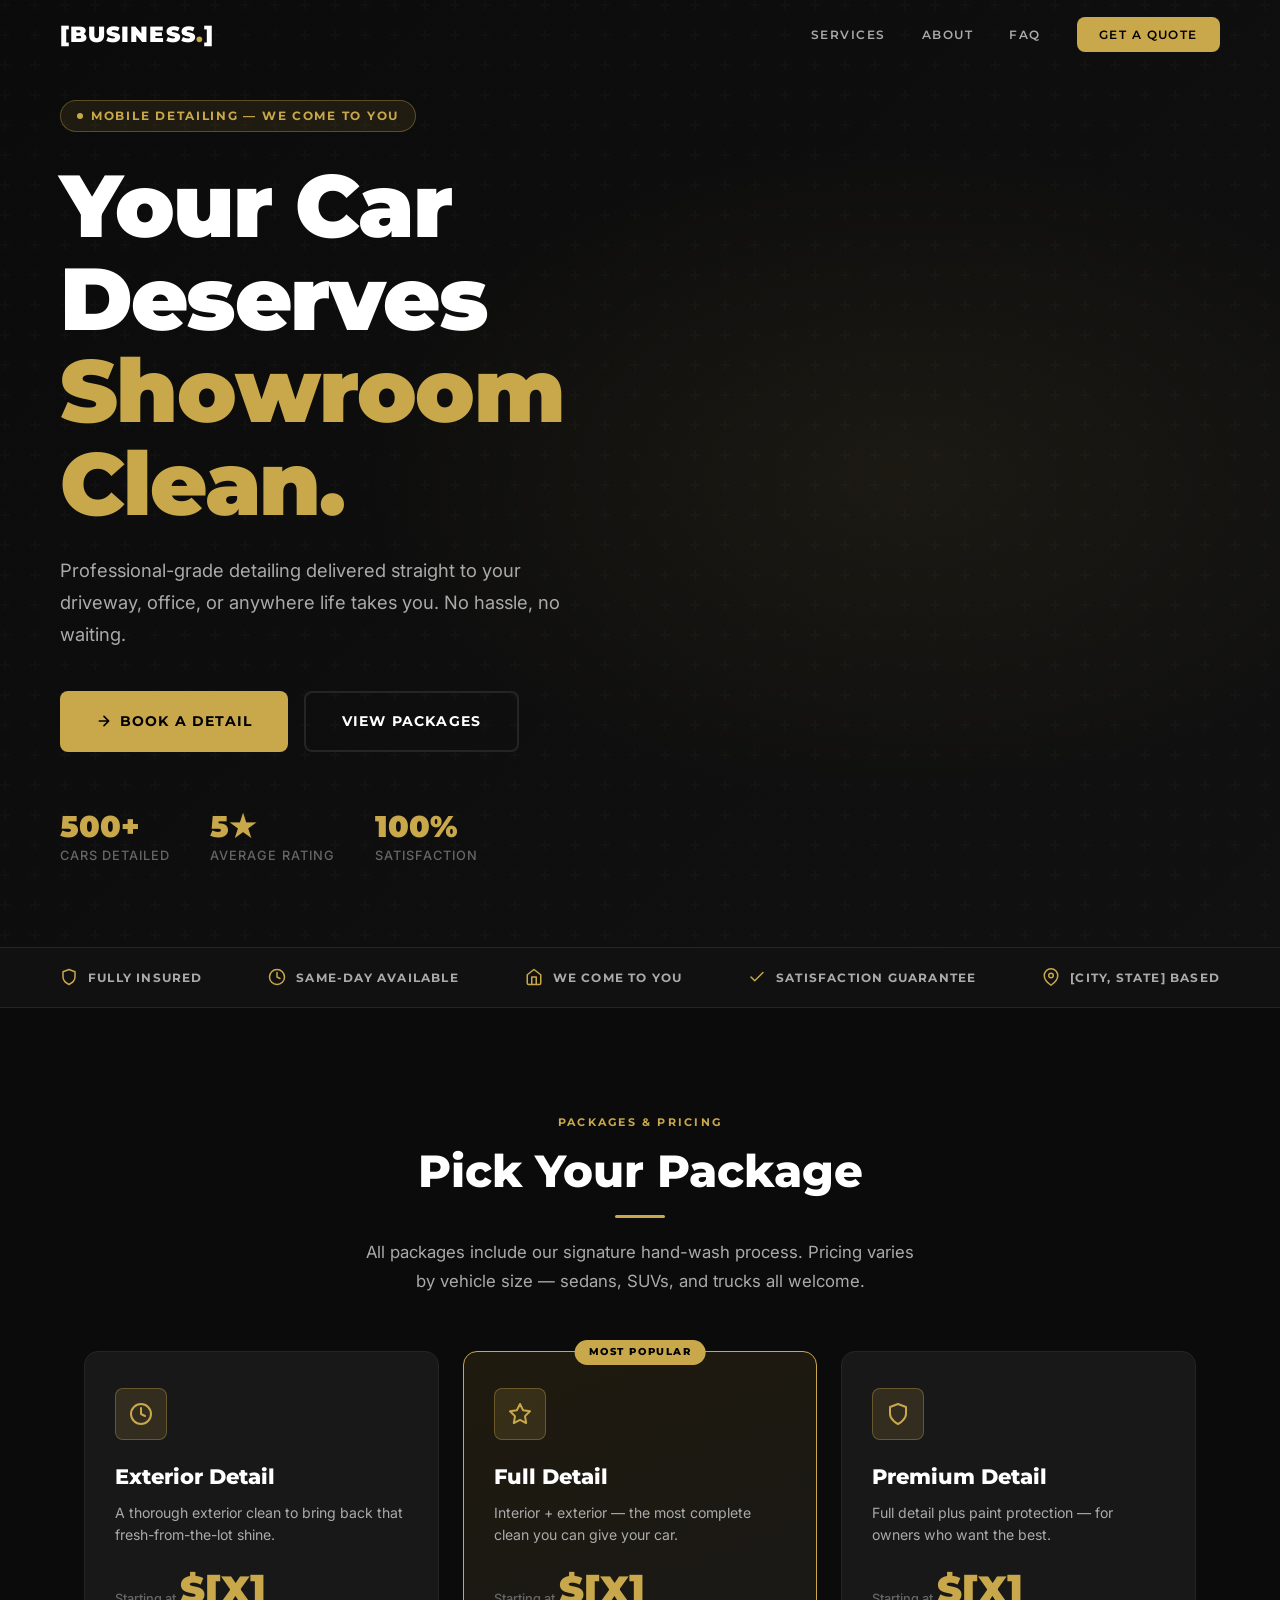
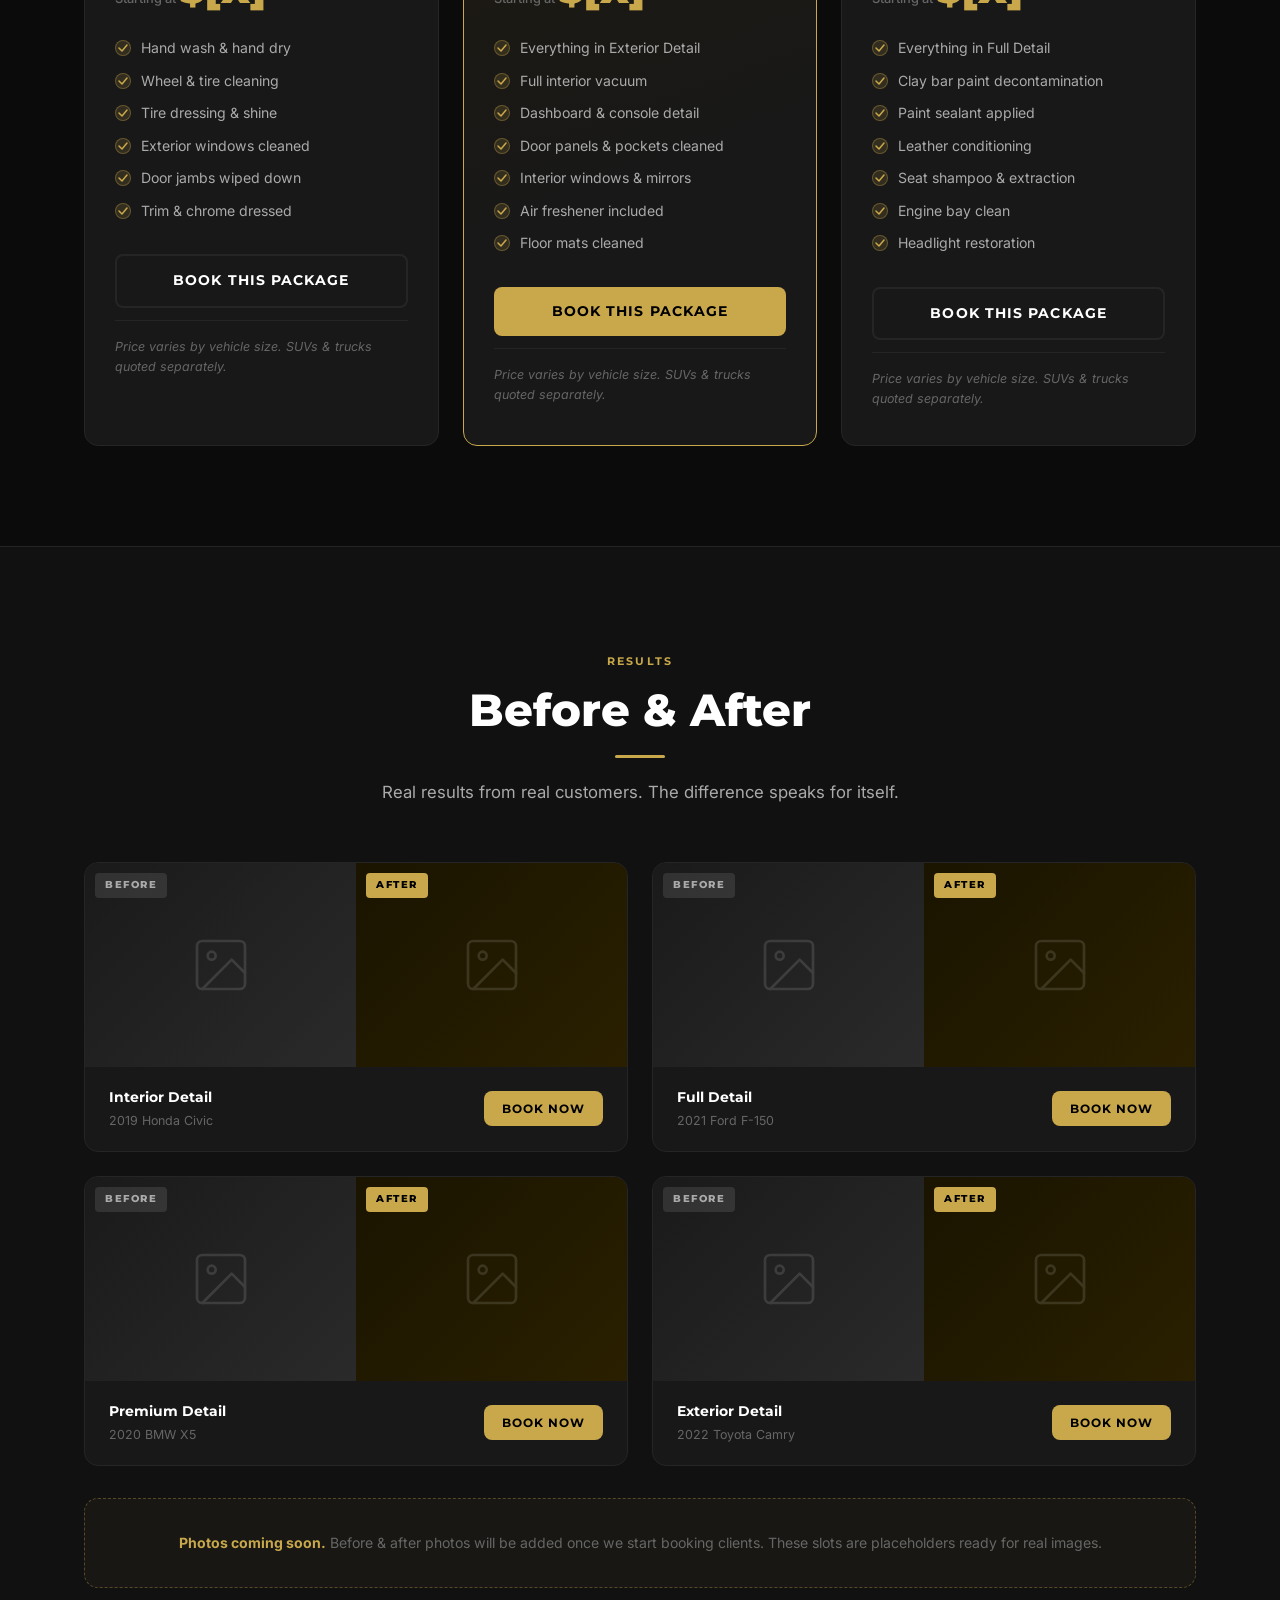
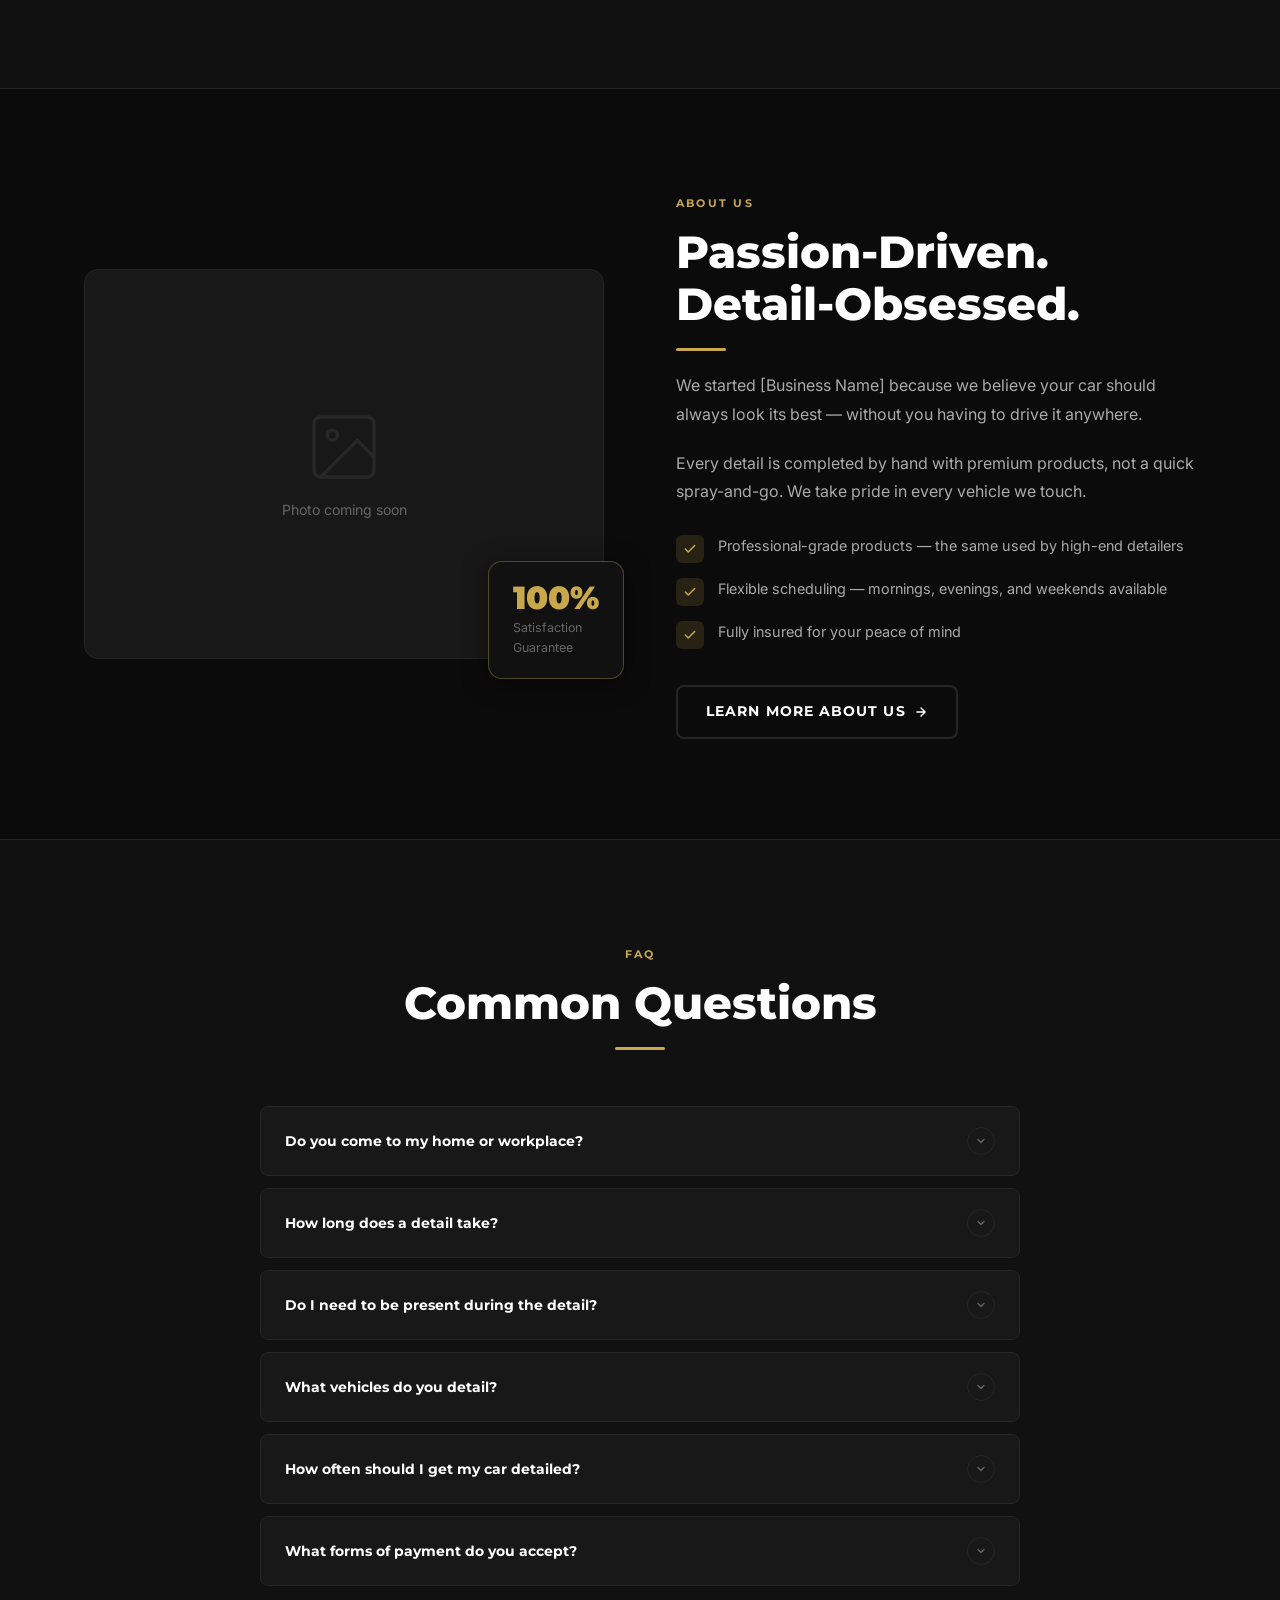
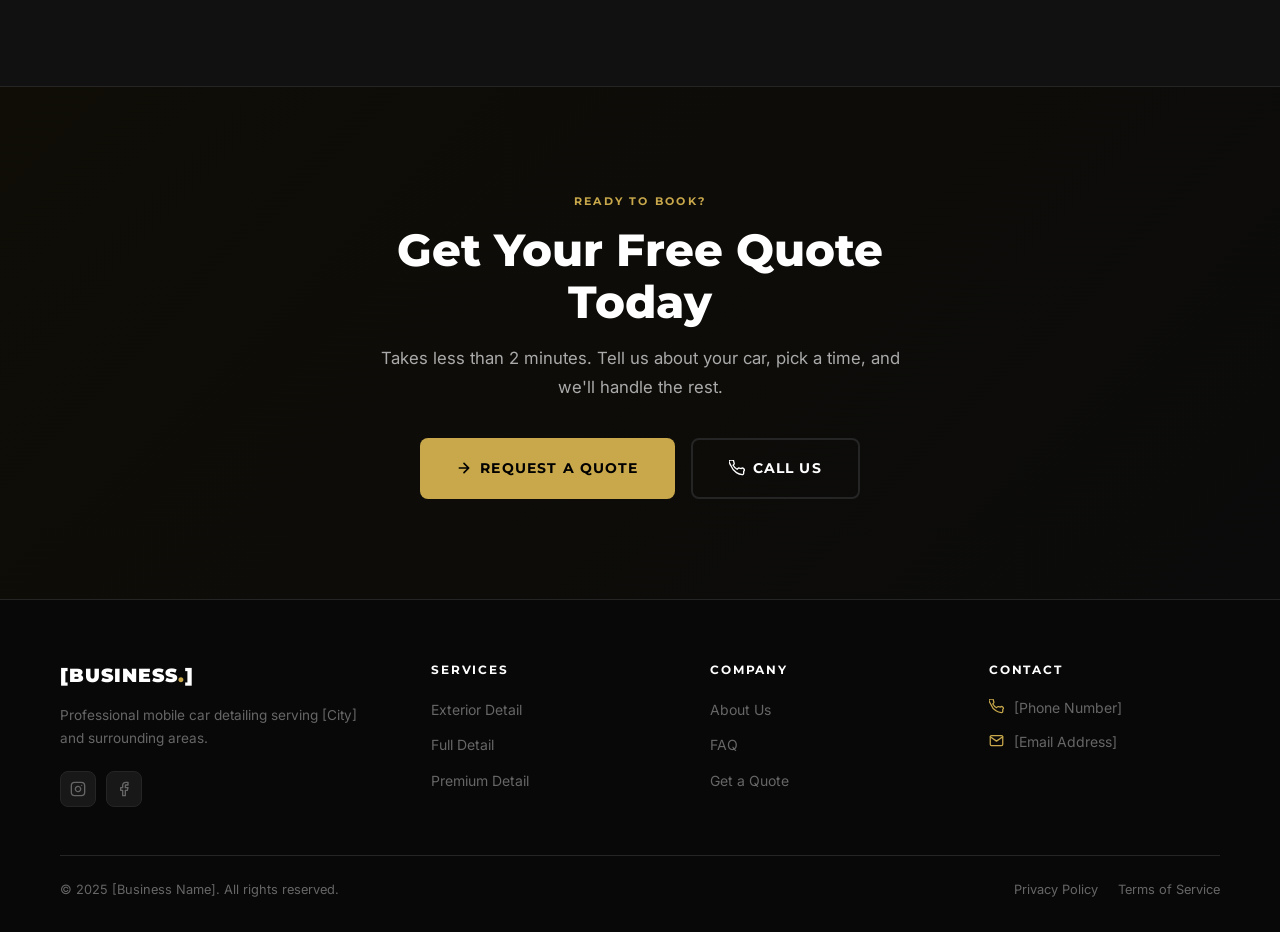
<file: index.html>
<!DOCTYPE html>
<html lang="en">
<head>
  <meta charset="UTF-8" />
  <meta name="viewport" content="width=device-width, initial-scale=1.0" />
  <title>[Business Name] — Mobile Car Detailing</title>
  <meta name="description" content="Professional mobile car detailing that comes to you. Premium packages for every budget. Book your detail today." />
  <link rel="stylesheet" href="css/styles.css" />
  <link rel="preconnect" href="https://fonts.googleapis.com" />
  <link rel="preconnect" href="https://fonts.gstatic.com" crossorigin />
</head>
<body>

  <!-- NAVBAR -->
  <nav class="navbar" aria-label="Main navigation">
    <div class="nav-inner">
      <a href="index.html" class="nav-logo">[BUSINESS<span>.</span>]</a>
      <ul class="nav-links" role="list">
        <li><a href="#services">Services</a></li>
        <li><a href="#about">About</a></li>
        <li><a href="#faq">FAQ</a></li>
        <li><a href="quote.html" class="nav-cta">Get a Quote</a></li>
      </ul>
      <button class="nav-hamburger" aria-label="Toggle menu" aria-expanded="false">
        <span></span><span></span><span></span>
      </button>
    </div>
  </nav>
  <div class="nav-mobile" role="navigation" aria-label="Mobile menu">
    <a href="#services">Services</a>
    <a href="about.html">About</a>
    <a href="#faq">FAQ</a>
    <a href="quote.html">Get a Quote</a>
  </div>

  <!-- HERO -->
  <section class="hero" aria-labelledby="hero-heading">
    <div class="hero-inner">
      <div class="hero-badge">Mobile Detailing — We Come To You</div>
      <h1 class="hero-title" id="hero-heading">
        Your Car Deserves<br>
        <span class="highlight">Showroom Clean.</span>
      </h1>
      <p class="hero-subtitle">
        Professional-grade detailing delivered straight to your driveway, office, or anywhere life takes you. No hassle, no waiting.
      </p>
      <div class="hero-actions">
        <a href="quote.html" class="btn btn-primary btn-lg">
          <svg width="16" height="16" viewBox="0 0 24 24" fill="none" stroke="currentColor" stroke-width="2.5" stroke-linecap="round" stroke-linejoin="round"><path d="M5 12h14M12 5l7 7-7 7"/></svg>
          Book a Detail
        </a>
        <a href="#services" class="btn btn-outline btn-lg">View Packages</a>
      </div>
      <div class="hero-stats">
        <div><div class="hero-stat-value">500+</div><div class="hero-stat-label">Cars Detailed</div></div>
        <div><div class="hero-stat-value">5&#9733;</div><div class="hero-stat-label">Average Rating</div></div>
        <div><div class="hero-stat-value">100%</div><div class="hero-stat-label">Satisfaction</div></div>
      </div>
    </div>
  </section>

  <!-- TRUST BAR -->
  <div class="trust-bar">
    <div class="trust-bar-inner">
      <div class="trust-item"><svg width="18" height="18" viewBox="0 0 24 24" fill="none" stroke="currentColor" stroke-width="2" stroke-linecap="round" stroke-linejoin="round"><path d="M12 22s8-4 8-10V5l-8-3-8 3v7c0 6 8 10 8 10z"/></svg>Fully Insured</div>
      <div class="trust-item"><svg width="18" height="18" viewBox="0 0 24 24" fill="none" stroke="currentColor" stroke-width="2" stroke-linecap="round" stroke-linejoin="round"><circle cx="12" cy="12" r="10"/><path d="M12 6v6l4 2"/></svg>Same-Day Available</div>
      <div class="trust-item"><svg width="18" height="18" viewBox="0 0 24 24" fill="none" stroke="currentColor" stroke-width="2" stroke-linecap="round" stroke-linejoin="round"><path d="M3 9l9-7 9 7v11a2 2 0 01-2 2H5a2 2 0 01-2-2z"/><polyline points="9 22 9 12 15 12 15 22"/></svg>We Come To You</div>
      <div class="trust-item"><svg width="18" height="18" viewBox="0 0 24 24" fill="none" stroke="currentColor" stroke-width="2" stroke-linecap="round" stroke-linejoin="round"><polyline points="20 6 9 17 4 12"/></svg>Satisfaction Guarantee</div>
      <div class="trust-item"><svg width="18" height="18" viewBox="0 0 24 24" fill="none" stroke="currentColor" stroke-width="2" stroke-linecap="round" stroke-linejoin="round"><path d="M21 10c0 7-9 13-9 13s-9-6-9-13a9 9 0 0118 0z"/><circle cx="12" cy="10" r="3"/></svg>[City, State] Based</div>
    </div>
  </div>

  <!-- SERVICES / PRICING -->
  <section class="services" id="services" aria-labelledby="services-heading">
    <div class="container">
      <div class="section-header">
        <span class="section-tag">Packages &amp; Pricing</span>
        <h2 class="section-title" id="services-heading">Pick Your Package</h2>
        <div class="divider"></div>
        <p class="section-subtitle" style="margin-top:20px;">All packages include our signature hand-wash process. Pricing varies by vehicle size — sedans, SUVs, and trucks all welcome.</p>
      </div>
      <div class="services-grid">
        <div class="service-card">
          <div class="service-icon"><svg width="24" height="24" viewBox="0 0 24 24" fill="none" stroke="currentColor" stroke-width="2" stroke-linecap="round" stroke-linejoin="round"><circle cx="12" cy="12" r="10"/><path d="M12 6v6l4 2"/></svg></div>
          <div class="service-name">Exterior Detail</div>
          <div class="service-tagline">A thorough exterior clean to bring back that fresh-from-the-lot shine.</div>
          <div class="service-price"><span class="service-price-from">Starting at</span><span class="service-price-amount">$[X]</span></div>
          <ul class="service-features">
            <li class="service-feature">Hand wash &amp; hand dry</li>
            <li class="service-feature">Wheel &amp; tire cleaning</li>
            <li class="service-feature">Tire dressing &amp; shine</li>
            <li class="service-feature">Exterior windows cleaned</li>
            <li class="service-feature">Door jambs wiped down</li>
            <li class="service-feature">Trim &amp; chrome dressed</li>
          </ul>
          <a href="quote.html" class="btn btn-outline" style="width:100%;justify-content:center;">Book This Package</a>
          <p class="service-footer">Price varies by vehicle size. SUVs &amp; trucks quoted separately.</p>
        </div>
        <div class="service-card featured">
          <div class="service-icon"><svg width="24" height="24" viewBox="0 0 24 24" fill="none" stroke="currentColor" stroke-width="2" stroke-linecap="round" stroke-linejoin="round"><polygon points="12 2 15.09 8.26 22 9.27 17 14.14 18.18 21.02 12 17.77 5.82 21.02 7 14.14 2 9.27 8.91 8.26 12 2"/></svg></div>
          <div class="service-name">Full Detail</div>
          <div class="service-tagline">Interior + exterior — the most complete clean you can give your car.</div>
          <div class="service-price"><span class="service-price-from">Starting at</span><span class="service-price-amount">$[X]</span></div>
          <ul class="service-features">
            <li class="service-feature">Everything in Exterior Detail</li>
            <li class="service-feature">Full interior vacuum</li>
            <li class="service-feature">Dashboard &amp; console detail</li>
            <li class="service-feature">Door panels &amp; pockets cleaned</li>
            <li class="service-feature">Interior windows &amp; mirrors</li>
            <li class="service-feature">Air freshener included</li>
            <li class="service-feature">Floor mats cleaned</li>
          </ul>
          <a href="quote.html" class="btn btn-primary" style="width:100%;justify-content:center;">Book This Package</a>
          <p class="service-footer">Price varies by vehicle size. SUVs &amp; trucks quoted separately.</p>
        </div>
        <div class="service-card">
          <div class="service-icon"><svg width="24" height="24" viewBox="0 0 24 24" fill="none" stroke="currentColor" stroke-width="2" stroke-linecap="round" stroke-linejoin="round"><path d="M12 22s8-4 8-10V5l-8-3-8 3v7c0 6 8 10 8 10z"/></svg></div>
          <div class="service-name">Premium Detail</div>
          <div class="service-tagline">Full detail plus paint protection — for owners who want the best.</div>
          <div class="service-price"><span class="service-price-from">Starting at</span><span class="service-price-amount">$[X]</span></div>
          <ul class="service-features">
            <li class="service-feature">Everything in Full Detail</li>
            <li class="service-feature">Clay bar paint decontamination</li>
            <li class="service-feature">Paint sealant applied</li>
            <li class="service-feature">Leather conditioning</li>
            <li class="service-feature">Seat shampoo &amp; extraction</li>
            <li class="service-feature">Engine bay clean</li>
            <li class="service-feature">Headlight restoration</li>
          </ul>
          <a href="quote.html" class="btn btn-outline" style="width:100%;justify-content:center;">Book This Package</a>
          <p class="service-footer">Price varies by vehicle size. SUVs &amp; trucks quoted separately.</p>
        </div>
      </div>
    </div>
  </section>

  <!-- BEFORE & AFTER -->
  <section class="before-after" id="gallery" aria-labelledby="ba-heading">
    <div class="container">
      <div class="section-header">
        <span class="section-tag">Results</span>
        <h2 class="section-title" id="ba-heading">Before &amp; After</h2>
        <div class="divider"></div>
        <p class="section-subtitle" style="margin-top:20px;">Real results from real customers. The difference speaks for itself.</p>
      </div>
      <div class="ba-grid">
        <div class="ba-card"><div class="ba-images"><div class="ba-image before-img"><span class="ba-image-label">Before</span><svg class="ba-placeholder-icon" width="64" height="64" viewBox="0 0 24 24" fill="none" stroke="white" stroke-width="1" stroke-linecap="round" stroke-linejoin="round"><rect x="3" y="3" width="18" height="18" rx="2" ry="2"/><circle cx="8.5" cy="8.5" r="1.5"/><polyline points="21 15 16 10 5 21"/></svg></div><div class="ba-image after-img"><span class="ba-image-label">After</span><svg class="ba-placeholder-icon" width="64" height="64" viewBox="0 0 24 24" fill="none" stroke="white" stroke-width="1" stroke-linecap="round" stroke-linejoin="round"><rect x="3" y="3" width="18" height="18" rx="2" ry="2"/><circle cx="8.5" cy="8.5" r="1.5"/><polyline points="21 15 16 10 5 21"/></svg></div></div><div class="ba-info"><div><div class="ba-label">Interior Detail</div><div class="ba-service">2019 Honda Civic</div></div><a href="quote.html" class="btn btn-primary" style="padding:8px 18px;font-size:0.75rem;">Book Now</a></div></div>
        <div class="ba-card"><div class="ba-images"><div class="ba-image before-img"><span class="ba-image-label">Before</span><svg class="ba-placeholder-icon" width="64" height="64" viewBox="0 0 24 24" fill="none" stroke="white" stroke-width="1" stroke-linecap="round" stroke-linejoin="round"><rect x="3" y="3" width="18" height="18" rx="2" ry="2"/><circle cx="8.5" cy="8.5" r="1.5"/><polyline points="21 15 16 10 5 21"/></svg></div><div class="ba-image after-img"><span class="ba-image-label">After</span><svg class="ba-placeholder-icon" width="64" height="64" viewBox="0 0 24 24" fill="none" stroke="white" stroke-width="1" stroke-linecap="round" stroke-linejoin="round"><rect x="3" y="3" width="18" height="18" rx="2" ry="2"/><circle cx="8.5" cy="8.5" r="1.5"/><polyline points="21 15 16 10 5 21"/></svg></div></div><div class="ba-info"><div><div class="ba-label">Full Detail</div><div class="ba-service">2021 Ford F-150</div></div><a href="quote.html" class="btn btn-primary" style="padding:8px 18px;font-size:0.75rem;">Book Now</a></div></div>
        <div class="ba-card"><div class="ba-images"><div class="ba-image before-img"><span class="ba-image-label">Before</span><svg class="ba-placeholder-icon" width="64" height="64" viewBox="0 0 24 24" fill="none" stroke="white" stroke-width="1" stroke-linecap="round" stroke-linejoin="round"><rect x="3" y="3" width="18" height="18" rx="2" ry="2"/><circle cx="8.5" cy="8.5" r="1.5"/><polyline points="21 15 16 10 5 21"/></svg></div><div class="ba-image after-img"><span class="ba-image-label">After</span><svg class="ba-placeholder-icon" width="64" height="64" viewBox="0 0 24 24" fill="none" stroke="white" stroke-width="1" stroke-linecap="round" stroke-linejoin="round"><rect x="3" y="3" width="18" height="18" rx="2" ry="2"/><circle cx="8.5" cy="8.5" r="1.5"/><polyline points="21 15 16 10 5 21"/></svg></div></div><div class="ba-info"><div><div class="ba-label">Premium Detail</div><div class="ba-service">2020 BMW X5</div></div><a href="quote.html" class="btn btn-primary" style="padding:8px 18px;font-size:0.75rem;">Book Now</a></div></div>
        <div class="ba-card"><div class="ba-images"><div class="ba-image before-img"><span class="ba-image-label">Before</span><svg class="ba-placeholder-icon" width="64" height="64" viewBox="0 0 24 24" fill="none" stroke="white" stroke-width="1" stroke-linecap="round" stroke-linejoin="round"><rect x="3" y="3" width="18" height="18" rx="2" ry="2"/><circle cx="8.5" cy="8.5" r="1.5"/><polyline points="21 15 16 10 5 21"/></svg></div><div class="ba-image after-img"><span class="ba-image-label">After</span><svg class="ba-placeholder-icon" width="64" height="64" viewBox="0 0 24 24" fill="none" stroke="white" stroke-width="1" stroke-linecap="round" stroke-linejoin="round"><rect x="3" y="3" width="18" height="18" rx="2" ry="2"/><circle cx="8.5" cy="8.5" r="1.5"/><polyline points="21 15 16 10 5 21"/></svg></div></div><div class="ba-info"><div><div class="ba-label">Exterior Detail</div><div class="ba-service">2022 Toyota Camry</div></div><a href="quote.html" class="btn btn-primary" style="padding:8px 18px;font-size:0.75rem;">Book Now</a></div></div>
      </div>
      <div class="ba-notice"><strong>Photos coming soon.</strong> Before &amp; after photos will be added once we start booking clients. These slots are placeholders ready for real images.</div>
    </div>
  </section>

  <!-- ABOUT SNIPPET -->
  <section class="about-snippet" id="about" aria-labelledby="about-heading">
    <div class="container">
      <div class="about-inner">
        <div class="about-visual">
          <div class="about-image-placeholder"><svg width="80" height="80" viewBox="0 0 24 24" fill="none" stroke="currentColor" stroke-width="1" stroke-linecap="round" stroke-linejoin="round"><rect x="3" y="3" width="18" height="18" rx="2" ry="2"/><circle cx="8.5" cy="8.5" r="1.5"/><polyline points="21 15 16 10 5 21"/></svg><span>Photo coming soon</span></div>
          <div class="about-badge-float"><div class="num">100%</div><div class="lbl">Satisfaction<br>Guarantee</div></div>
        </div>
        <div class="about-content">
          <span class="section-tag">About Us</span>
          <h2 class="section-title" id="about-heading">Passion-Driven.<br>Detail-Obsessed.</h2>
          <div class="divider divider-left"></div>
          <p style="margin-top:20px;">We started [Business Name] because we believe your car should always look its best — without you having to drive it anywhere.</p>
          <p>Every detail is completed by hand with premium products, not a quick spray-and-go. We take pride in every vehicle we touch.</p>
          <ul class="about-bullets">
            <li class="about-bullet"><div class="about-bullet-icon"><svg width="14" height="14" viewBox="0 0 24 24" fill="none" stroke="currentColor" stroke-width="2.5" stroke-linecap="round" stroke-linejoin="round"><polyline points="20 6 9 17 4 12"/></svg></div>Professional-grade products — the same used by high-end detailers</li>
            <li class="about-bullet"><div class="about-bullet-icon"><svg width="14" height="14" viewBox="0 0 24 24" fill="none" stroke="currentColor" stroke-width="2.5" stroke-linecap="round" stroke-linejoin="round"><polyline points="20 6 9 17 4 12"/></svg></div>Flexible scheduling — mornings, evenings, and weekends available</li>
            <li class="about-bullet"><div class="about-bullet-icon"><svg width="14" height="14" viewBox="0 0 24 24" fill="none" stroke="currentColor" stroke-width="2.5" stroke-linecap="round" stroke-linejoin="round"><polyline points="20 6 9 17 4 12"/></svg></div>Fully insured for your peace of mind</li>
          </ul>
          <a href="about.html" class="btn btn-outline">Learn More About Us <svg width="14" height="14" viewBox="0 0 24 24" fill="none" stroke="currentColor" stroke-width="2.5" stroke-linecap="round" stroke-linejoin="round"><path d="M5 12h14M12 5l7 7-7 7"/></svg></a>
        </div>
      </div>
    </div>
  </section>

  <!-- FAQ -->
  <section class="faq" id="faq" aria-labelledby="faq-heading">
    <div class="container">
      <div class="section-header"><span class="section-tag">FAQ</span><h2 class="section-title" id="faq-heading">Common Questions</h2><div class="divider"></div></div>
      <div class="faq-inner"><div class="faq-list">
        <div class="faq-item"><button class="faq-question" aria-expanded="false">Do you come to my home or workplace?<span class="faq-chevron" aria-hidden="true"><svg width="12" height="12" viewBox="0 0 24 24" fill="none" stroke="currentColor" stroke-width="2.5" stroke-linecap="round" stroke-linejoin="round"><polyline points="6 9 12 15 18 9"/></svg></span></button><div class="faq-answer"><p>Yes — that's the whole point. We bring everything we need directly to your home, apartment complex, office parking lot, or wherever your car is parked.</p></div></div>
        <div class="faq-item"><button class="faq-question" aria-expanded="false">How long does a detail take?<span class="faq-chevron" aria-hidden="true"><svg width="12" height="12" viewBox="0 0 24 24" fill="none" stroke="currentColor" stroke-width="2.5" stroke-linecap="round" stroke-linejoin="round"><polyline points="6 9 12 15 18 9"/></svg></span></button><div class="faq-answer"><p>An Exterior Detail typically takes 1–2 hours, a Full Detail 2–4 hours, and a Premium Detail can take 4–6 hours.</p></div></div>
        <div class="faq-item"><button class="faq-question" aria-expanded="false">Do I need to be present during the detail?<span class="faq-chevron" aria-hidden="true"><svg width="12" height="12" viewBox="0 0 24 24" fill="none" stroke="currentColor" stroke-width="2.5" stroke-linecap="round" stroke-linejoin="round"><polyline points="6 9 12 15 18 9"/></svg></span></button><div class="faq-answer"><p>Nope! Most of our customers drop their keys and go about their day. We'll send a text when we're done so you can inspect the work.</p></div></div>
        <div class="faq-item"><button class="faq-question" aria-expanded="false">What vehicles do you detail?<span class="faq-chevron" aria-hidden="true"><svg width="12" height="12" viewBox="0 0 24 24" fill="none" stroke="currentColor" stroke-width="2.5" stroke-linecap="round" stroke-linejoin="round"><polyline points="6 9 12 15 18 9"/></svg></span></button><div class="faq-answer"><p>We detail sedans, coupes, hatchbacks, SUVs, crossovers, trucks, and minivans. Just let us know your vehicle type when you request a quote.</p></div></div>
        <div class="faq-item"><button class="faq-question" aria-expanded="false">How often should I get my car detailed?<span class="faq-chevron" aria-hidden="true"><svg width="12" height="12" viewBox="0 0 24 24" fill="none" stroke="currentColor" stroke-width="2.5" stroke-linecap="round" stroke-linejoin="round"><polyline points="6 9 12 15 18 9"/></svg></span></button><div class="faq-answer"><p>For most drivers, a full detail every 3–4 months and a quick exterior wash every 4–6 weeks keeps your car in great shape.</p></div></div>
        <div class="faq-item"><button class="faq-question" aria-expanded="false">What forms of payment do you accept?<span class="faq-chevron" aria-hidden="true"><svg width="12" height="12" viewBox="0 0 24 24" fill="none" stroke="currentColor" stroke-width="2.5" stroke-linecap="round" stroke-linejoin="round"><polyline points="6 9 12 15 18 9"/></svg></span></button><div class="faq-answer"><p>We accept all major credit/debit cards, Venmo, Zelle, and cash. Payment is collected after the job is complete.</p></div></div>
      </div></div>
    </div>
  </section>

  <!-- QUOTE CTA -->
  <section class="quote-cta" aria-labelledby="cta-heading">
    <div class="container"><div class="quote-cta-content">
      <span class="section-tag">Ready to Book?</span>
      <h2 class="section-title" id="cta-heading">Get Your Free Quote Today</h2>
      <p class="section-subtitle">Takes less than 2 minutes. Tell us about your car, pick a time, and we'll handle the rest.</p>
      <div class="quote-cta-actions">
        <a href="quote.html" class="btn btn-primary btn-lg"><svg width="16" height="16" viewBox="0 0 24 24" fill="none" stroke="currentColor" stroke-width="2.5" stroke-linecap="round" stroke-linejoin="round"><path d="M5 12h14M12 5l7 7-7 7"/></svg>Request a Quote</a>
        <a href="tel:[PHONE]" class="btn btn-outline btn-lg"><svg width="16" height="16" viewBox="0 0 24 24" fill="none" stroke="currentColor" stroke-width="2" stroke-linecap="round" stroke-linejoin="round"><path d="M22 16.92v3a2 2 0 01-2.18 2 19.79 19.79 0 01-8.63-3.07A19.5 19.5 0 013.07 8.81 19.79 19.79 0 01.01 2.18 2 2 0 012 0h3a2 2 0 012 1.72c.127.96.361 1.903.7 2.81a2 2 0 01-.45 2.11L6.09 7.91a16 16 0 006 6l1.27-1.27a2 2 0 012.11-.45c.907.339 1.85.573 2.81.7A2 2 0 0122 16.92z"/></svg>Call Us</a>
      </div>
    </div></div>
  </section>

  <footer>
    <div class="footer-inner">
      <div class="footer-top">
        <div class="footer-brand"><div class="nav-logo">[BUSINESS<span>.</span>]</div><p>Professional mobile car detailing serving [City] and surrounding areas.</p><div class="footer-social"><a href="#" aria-label="Instagram"><svg width="16" height="16" viewBox="0 0 24 24" fill="none" stroke="currentColor" stroke-width="2" stroke-linecap="round" stroke-linejoin="round"><rect x="2" y="2" width="20" height="20" rx="5" ry="5"/><path d="M16 11.37A4 4 0 1112.63 8 4 4 0 0116 11.37z"/><line x1="17.5" y1="6.5" x2="17.51" y2="6.5"/></svg></a><a href="#" aria-label="Facebook"><svg width="16" height="16" viewBox="0 0 24 24" fill="none" stroke="currentColor" stroke-width="2" stroke-linecap="round" stroke-linejoin="round"><path d="M18 2h-3a5 5 0 00-5 5v3H7v4h3v8h4v-8h3l1-4h-4V7a1 1 0 011-1h3z"/></svg></a></div></div>
        <div class="footer-col"><h4>Services</h4><ul><li><a href="#services">Exterior Detail</a></li><li><a href="#services">Full Detail</a></li><li><a href="#services">Premium Detail</a></li></ul></div>
        <div class="footer-col"><h4>Company</h4><ul><li><a href="about.html">About Us</a></li><li><a href="#faq">FAQ</a></li><li><a href="quote.html">Get a Quote</a></li></ul></div>
        <div class="footer-col"><h4>Contact</h4><div class="footer-contact-item"><svg width="15" height="15" viewBox="0 0 24 24" fill="none" stroke="currentColor" stroke-width="2" stroke-linecap="round" stroke-linejoin="round"><path d="M22 16.92v3a2 2 0 01-2.18 2 19.79 19.79 0 01-8.63-3.07A19.5 19.5 0 013.07 8.81 19.79 19.79 0 01.01 2.18 2 2 0 012 0h3a2 2 0 012 1.72c.127.96.361 1.903.7 2.81a2 2 0 01-.45 2.11L6.09 7.91a16 16 0 006 6l1.27-1.27a2 2 0 012.11-.45c.907.339 1.85.573 2.81.7A2 2 0 0122 16.92z"/></svg><a href="tel:[PHONE]">[Phone Number]</a></div><div class="footer-contact-item"><svg width="15" height="15" viewBox="0 0 24 24" fill="none" stroke="currentColor" stroke-width="2" stroke-linecap="round" stroke-linejoin="round"><path d="M4 4h16c1.1 0 2 .9 2 2v12c0 1.1-.9 2-2 2H4c-1.1 0-2-.9-2-2V6c0-1.1.9-2 2-2z"/><polyline points="22,6 12,13 2,6"/></svg><a href="mailto:[EMAIL]">[Email Address]</a></div></div>
      </div>
      <div class="footer-bottom"><p>&copy; 2025 [Business Name]. All rights reserved.</p><div class="footer-bottom-links"><a href="#">Privacy Policy</a><a href="#">Terms of Service</a></div></div>
    </div>
  </footer>
  <script src="js/main.js"></script>
</body>
</html>
</file>
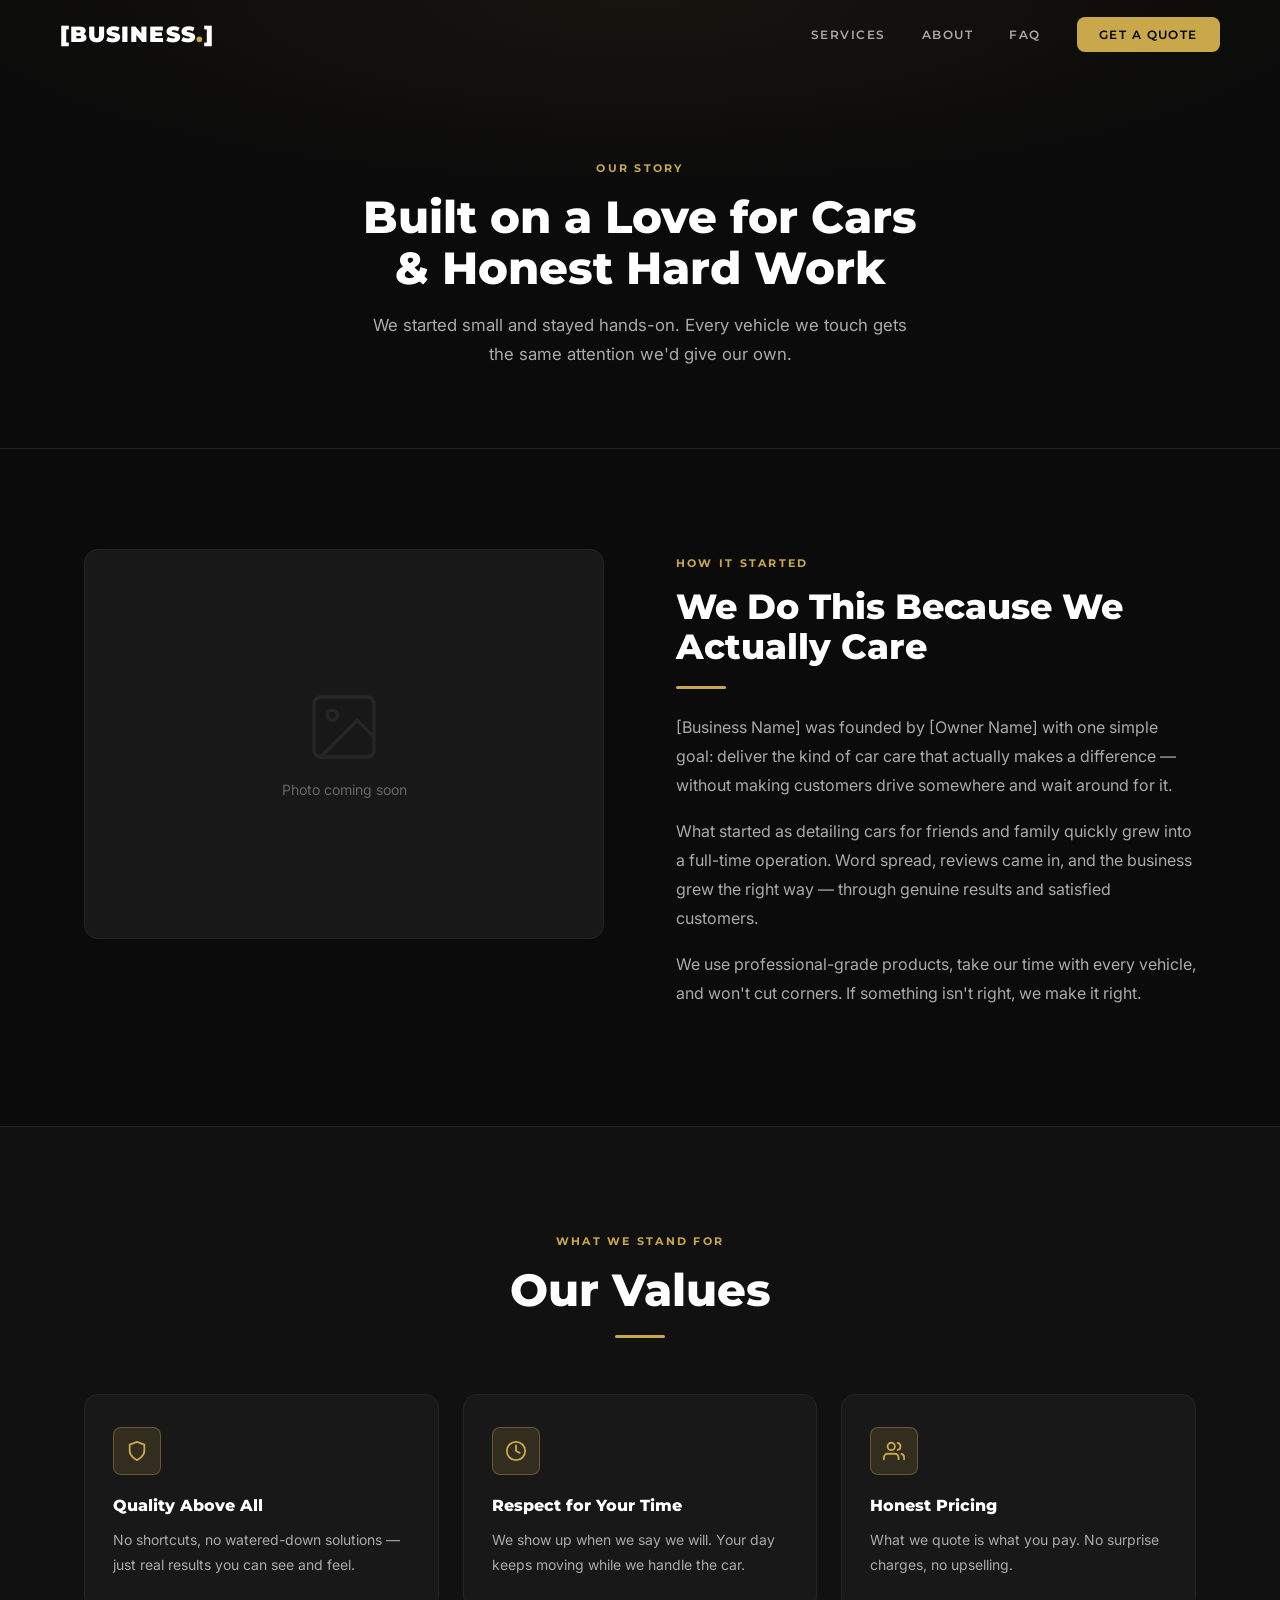
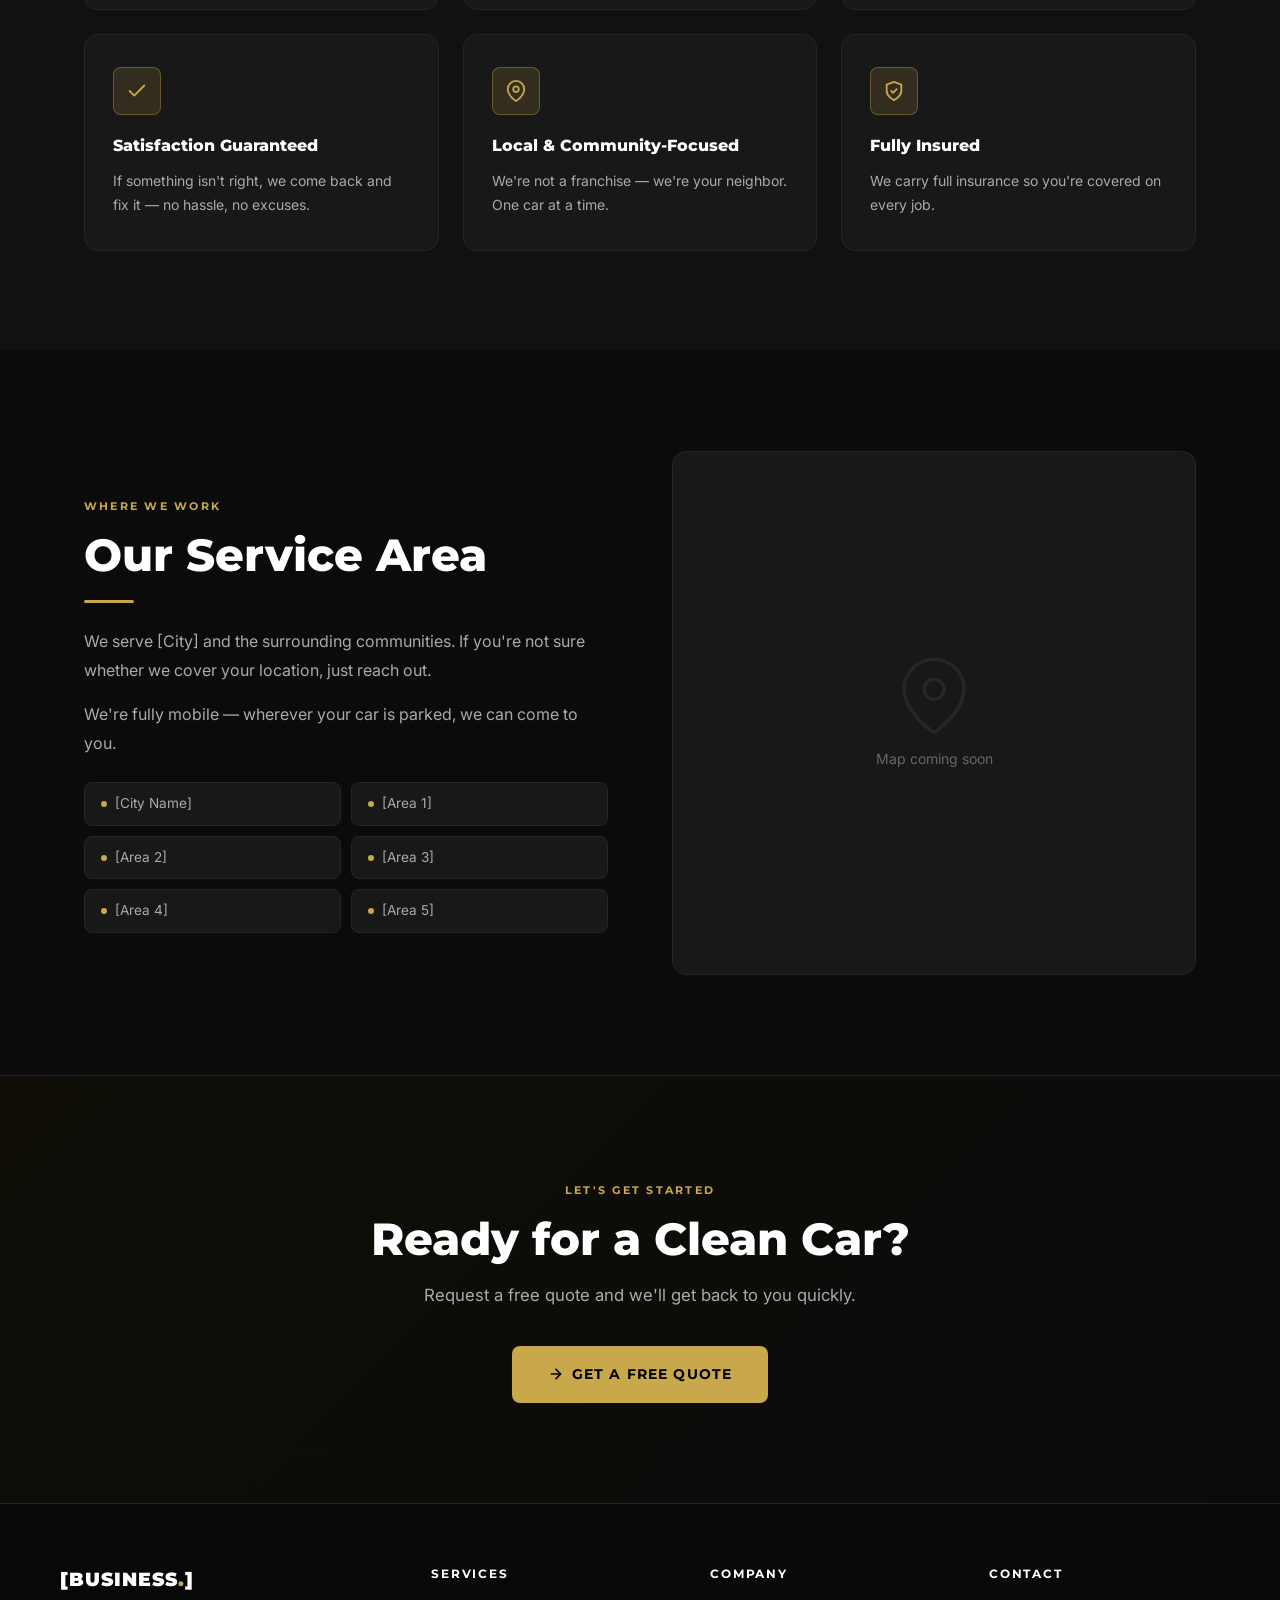
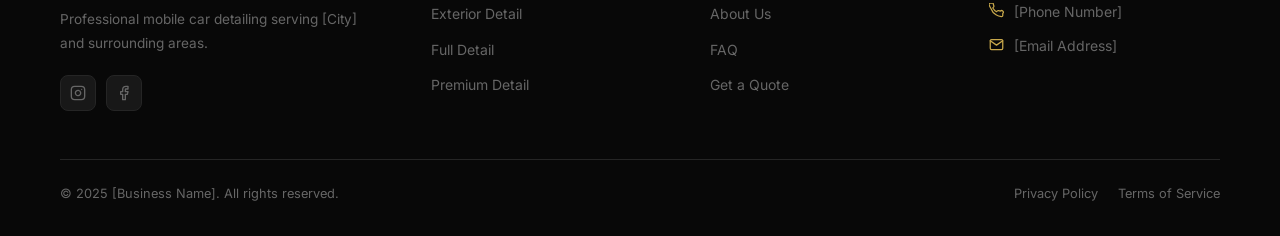
<file: about.html>
<!DOCTYPE html>
<html lang="en">
<head>
  <meta charset="UTF-8" />
  <meta name="viewport" content="width=device-width, initial-scale=1.0" />
  <title>About Us — [Business Name]</title>
  <link rel="stylesheet" href="css/styles.css" />
  <link rel="preconnect" href="https://fonts.googleapis.com" />
  <link rel="preconnect" href="https://fonts.gstatic.com" crossorigin />
</head>
<body>
  <nav class="navbar scrolled"><div class="nav-inner"><a href="index.html" class="nav-logo">[BUSINESS<span>.</span>]</a><ul class="nav-links" role="list"><li><a href="index.html#services">Services</a></li><li><a href="about.html">About</a></li><li><a href="index.html#faq">FAQ</a></li><li><a href="quote.html" class="nav-cta">Get a Quote</a></li></ul><button class="nav-hamburger" aria-label="Toggle menu" aria-expanded="false"><span></span><span></span><span></span></button></div></nav>
  <div class="nav-mobile"><a href="index.html#services">Services</a><a href="about.html">About</a><a href="index.html#faq">FAQ</a><a href="quote.html">Get a Quote</a></div>

  <section class="page-hero"><div class="container"><span class="section-tag">Our Story</span><h1 class="section-title">Built on a Love for Cars<br>&amp; Honest Hard Work</h1><p class="section-subtitle">We started small and stayed hands-on. Every vehicle we touch gets the same attention we'd give our own.</p></div></section>

  <section class="about-story"><div class="container"><div class="about-story-inner">
    <div style="aspect-ratio:4/3;background:var(--bg-card);border:1px solid var(--border);border-radius:var(--radius-lg);display:flex;align-items:center;justify-content:center;flex-direction:column;gap:12px;color:var(--text-muted);font-size:.88rem;"><svg width="80" height="80" viewBox="0 0 24 24" fill="none" stroke="currentColor" stroke-width="1" stroke-linecap="round" stroke-linejoin="round" style="opacity:0.18"><rect x="3" y="3" width="18" height="18" rx="2" ry="2"/><circle cx="8.5" cy="8.5" r="1.5"/><polyline points="21 15 16 10 5 21"/></svg><span>Photo coming soon</span></div>
    <div class="about-story-text"><span class="section-tag">How It Started</span><h2 class="section-title" style="font-size:clamp(1.6rem,3vw,2.2rem);">We Do This Because We Actually Care</h2><div class="divider divider-left" style="margin-bottom:24px;"></div><p>[Business Name] was founded by [Owner Name] with one simple goal: deliver the kind of car care that actually makes a difference — without making customers drive somewhere and wait around for it.</p><p>What started as detailing cars for friends and family quickly grew into a full-time operation. Word spread, reviews came in, and the business grew the right way — through genuine results and satisfied customers.</p><p>We use professional-grade products, take our time with every vehicle, and won't cut corners. If something isn't right, we make it right.</p></div>
  </div></div></section>

  <section class="values-section"><div class="container"><div class="section-header"><span class="section-tag">What We Stand For</span><h2 class="section-title">Our Values</h2><div class="divider"></div></div>
    <div class="values-grid">
      <div class="value-card"><div class="value-icon"><svg width="22" height="22" viewBox="0 0 24 24" fill="none" stroke="currentColor" stroke-width="2" stroke-linecap="round" stroke-linejoin="round"><path d="M12 22s8-4 8-10V5l-8-3-8 3v7c0 6 8 10 8 10z"/></svg></div><div class="value-title">Quality Above All</div><p class="value-text">No shortcuts, no watered-down solutions — just real results you can see and feel.</p></div>
      <div class="value-card"><div class="value-icon"><svg width="22" height="22" viewBox="0 0 24 24" fill="none" stroke="currentColor" stroke-width="2" stroke-linecap="round" stroke-linejoin="round"><circle cx="12" cy="12" r="10"/><polyline points="12 6 12 12 16 14"/></svg></div><div class="value-title">Respect for Your Time</div><p class="value-text">We show up when we say we will. Your day keeps moving while we handle the car.</p></div>
      <div class="value-card"><div class="value-icon"><svg width="22" height="22" viewBox="0 0 24 24" fill="none" stroke="currentColor" stroke-width="2" stroke-linecap="round" stroke-linejoin="round"><path d="M17 21v-2a4 4 0 00-4-4H5a4 4 0 00-4 4v2"/><circle cx="9" cy="7" r="4"/><path d="M23 21v-2a4 4 0 00-3-3.87"/><path d="M16 3.13a4 4 0 010 7.75"/></svg></div><div class="value-title">Honest Pricing</div><p class="value-text">What we quote is what you pay. No surprise charges, no upselling.</p></div>
      <div class="value-card"><div class="value-icon"><svg width="22" height="22" viewBox="0 0 24 24" fill="none" stroke="currentColor" stroke-width="2" stroke-linecap="round" stroke-linejoin="round"><polyline points="20 6 9 17 4 12"/></svg></div><div class="value-title">Satisfaction Guaranteed</div><p class="value-text">If something isn't right, we come back and fix it — no hassle, no excuses.</p></div>
      <div class="value-card"><div class="value-icon"><svg width="22" height="22" viewBox="0 0 24 24" fill="none" stroke="currentColor" stroke-width="2" stroke-linecap="round" stroke-linejoin="round"><path d="M21 10c0 7-9 13-9 13s-9-6-9-13a9 9 0 0118 0z"/><circle cx="12" cy="10" r="3"/></svg></div><div class="value-title">Local &amp; Community-Focused</div><p class="value-text">We're not a franchise — we're your neighbor. One car at a time.</p></div>
      <div class="value-card"><div class="value-icon"><svg width="22" height="22" viewBox="0 0 24 24" fill="none" stroke="currentColor" stroke-width="2" stroke-linecap="round" stroke-linejoin="round"><path d="M12 22s8-4 8-10V5l-8-3-8 3v7c0 6 8 10 8 10z"/><polyline points="9 12 11 14 15 10"/></svg></div><div class="value-title">Fully Insured</div><p class="value-text">We carry full insurance so you're covered on every job.</p></div>
    </div>
  </div></section>

  <section class="service-area"><div class="container"><div class="service-area-inner">
    <div class="service-area-text"><span class="section-tag">Where We Work</span><h2 class="section-title">Our Service Area</h2><div class="divider divider-left" style="margin-bottom:24px;"></div><p>We serve [City] and the surrounding communities. If you're not sure whether we cover your location, just reach out.</p><p>We're fully mobile — wherever your car is parked, we can come to you.</p><div class="area-list"><div class="area-tag">[City Name]</div><div class="area-tag">[Area 1]</div><div class="area-tag">[Area 2]</div><div class="area-tag">[Area 3]</div><div class="area-tag">[Area 4]</div><div class="area-tag">[Area 5]</div></div></div>
    <div class="map-placeholder"><svg width="80" height="80" viewBox="0 0 24 24" fill="none" stroke="currentColor" stroke-width="1" stroke-linecap="round" stroke-linejoin="round"><path d="M21 10c0 7-9 13-9 13s-9-6-9-13a9 9 0 0118 0z"/><circle cx="12" cy="10" r="3"/></svg><span>Map coming soon</span></div>
  </div></div></section>

  <section class="quote-cta"><div class="container"><div class="quote-cta-content"><span class="section-tag">Let's Get Started</span><h2 class="section-title">Ready for a Clean Car?</h2><p class="section-subtitle">Request a free quote and we'll get back to you quickly.</p><div class="quote-cta-actions"><a href="quote.html" class="btn btn-primary btn-lg"><svg width="16" height="16" viewBox="0 0 24 24" fill="none" stroke="currentColor" stroke-width="2.5" stroke-linecap="round" stroke-linejoin="round"><path d="M5 12h14M12 5l7 7-7 7"/></svg>Get a Free Quote</a></div></div></div></section>

  <footer><div class="footer-inner"><div class="footer-top"><div class="footer-brand"><div class="nav-logo">[BUSINESS<span>.</span>]</div><p>Professional mobile car detailing serving [City] and surrounding areas.</p><div class="footer-social"><a href="#" aria-label="Instagram"><svg width="16" height="16" viewBox="0 0 24 24" fill="none" stroke="currentColor" stroke-width="2" stroke-linecap="round" stroke-linejoin="round"><rect x="2" y="2" width="20" height="20" rx="5" ry="5"/><path d="M16 11.37A4 4 0 1112.63 8 4 4 0 0116 11.37z"/><line x1="17.5" y1="6.5" x2="17.51" y2="6.5"/></svg></a><a href="#" aria-label="Facebook"><svg width="16" height="16" viewBox="0 0 24 24" fill="none" stroke="currentColor" stroke-width="2" stroke-linecap="round" stroke-linejoin="round"><path d="M18 2h-3a5 5 0 00-5 5v3H7v4h3v8h4v-8h3l1-4h-4V7a1 1 0 011-1h3z"/></svg></a></div></div><div class="footer-col"><h4>Services</h4><ul><li><a href="index.html#services">Exterior Detail</a></li><li><a href="index.html#services">Full Detail</a></li><li><a href="index.html#services">Premium Detail</a></li></ul></div><div class="footer-col"><h4>Company</h4><ul><li><a href="about.html">About Us</a></li><li><a href="index.html#faq">FAQ</a></li><li><a href="quote.html">Get a Quote</a></li></ul></div><div class="footer-col"><h4>Contact</h4><div class="footer-contact-item"><svg width="15" height="15" viewBox="0 0 24 24" fill="none" stroke="currentColor" stroke-width="2" stroke-linecap="round" stroke-linejoin="round"><path d="M22 16.92v3a2 2 0 01-2.18 2 19.79 19.79 0 01-8.63-3.07A19.5 19.5 0 013.07 8.81 19.79 19.79 0 01.01 2.18 2 2 0 012 0h3a2 2 0 012 1.72c.127.96.361 1.903.7 2.81a2 2 0 01-.45 2.11L6.09 7.91a16 16 0 006 6l1.27-1.27a2 2 0 012.11-.45c.907.339 1.85.573 2.81.7A2 2 0 0122 16.92z"/></svg><a href="tel:[PHONE]">[Phone Number]</a></div><div class="footer-contact-item"><svg width="15" height="15" viewBox="0 0 24 24" fill="none" stroke="currentColor" stroke-width="2" stroke-linecap="round" stroke-linejoin="round"><path d="M4 4h16c1.1 0 2 .9 2 2v12c0 1.1-.9 2-2 2H4c-1.1 0-2-.9-2-2V6c0-1.1.9-2 2-2z"/><polyline points="22,6 12,13 2,6"/></svg><a href="mailto:[EMAIL]">[Email Address]</a></div></div></div><div class="footer-bottom"><p>&copy; 2025 [Business Name]. All rights reserved.</p><div class="footer-bottom-links"><a href="#">Privacy Policy</a><a href="#">Terms of Service</a></div></div></div></footer>
  <script src="js/main.js"></script>
</body>
</html>
</file>
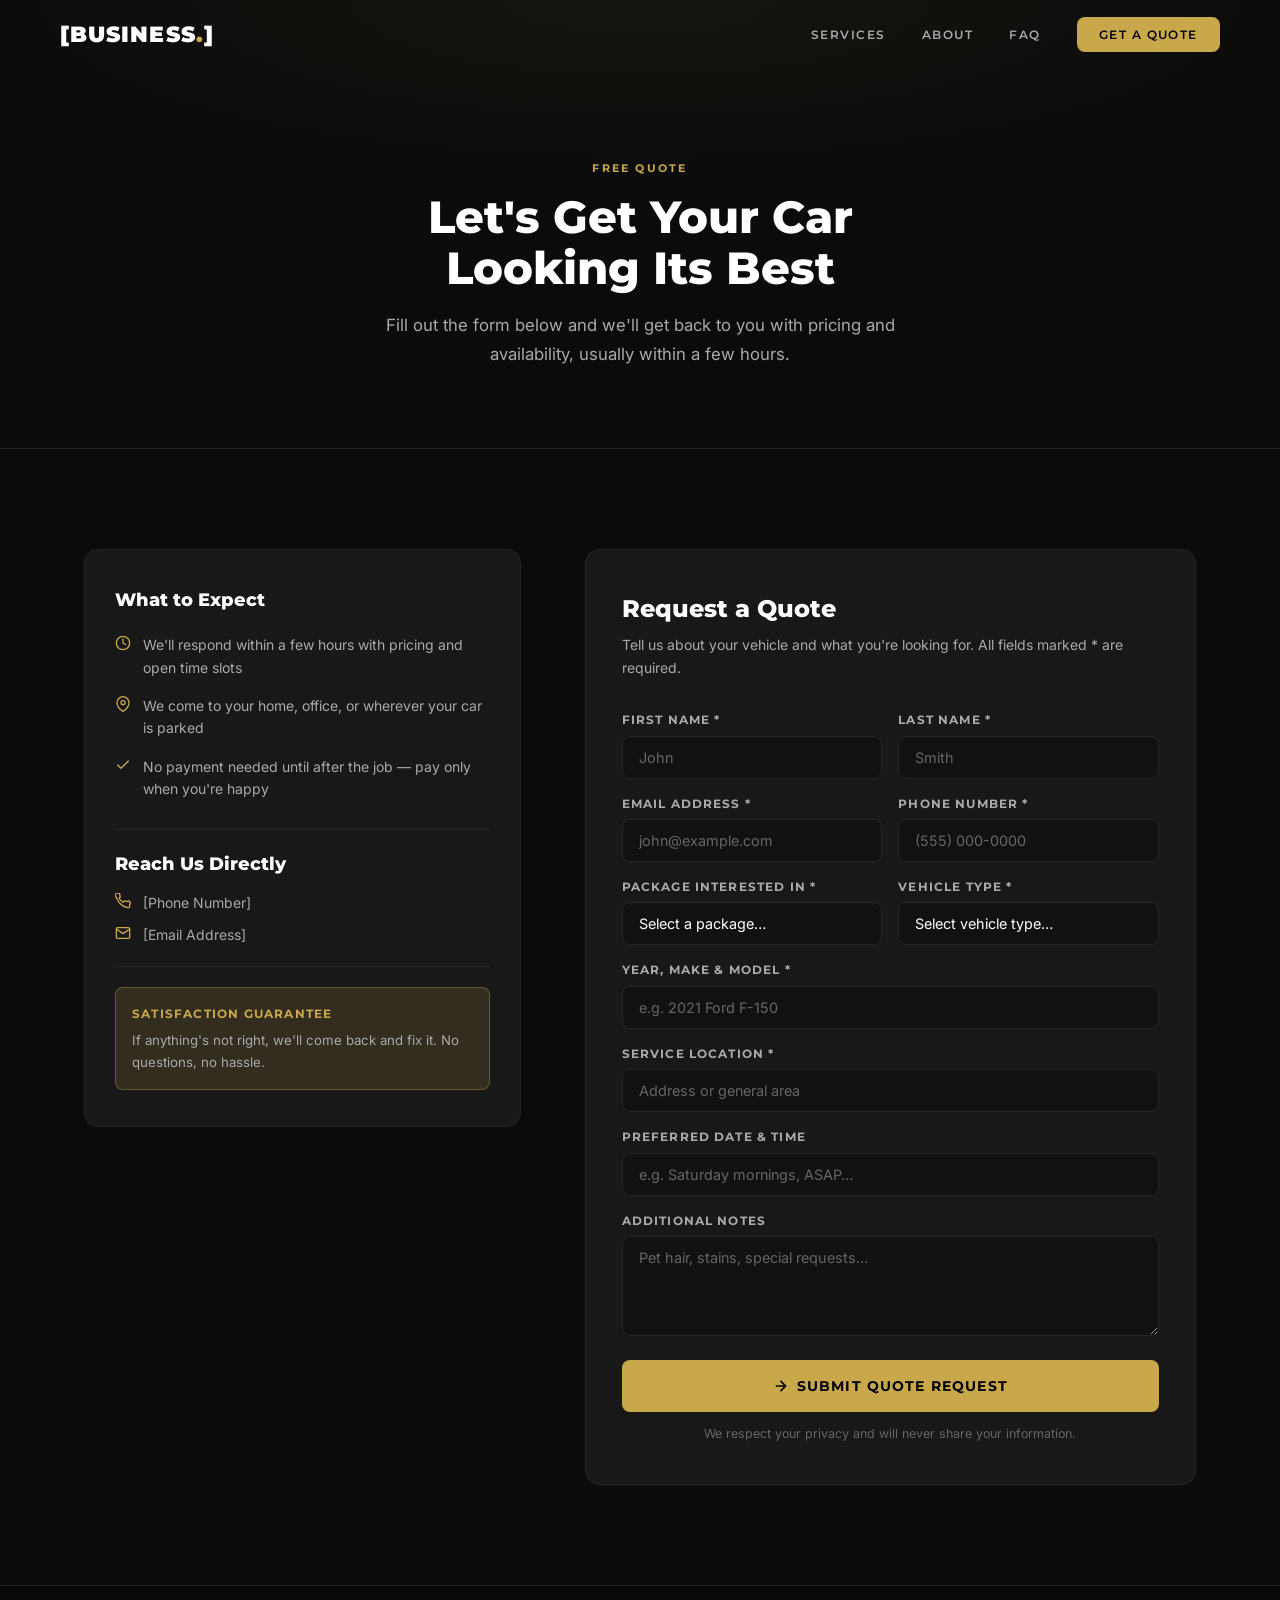
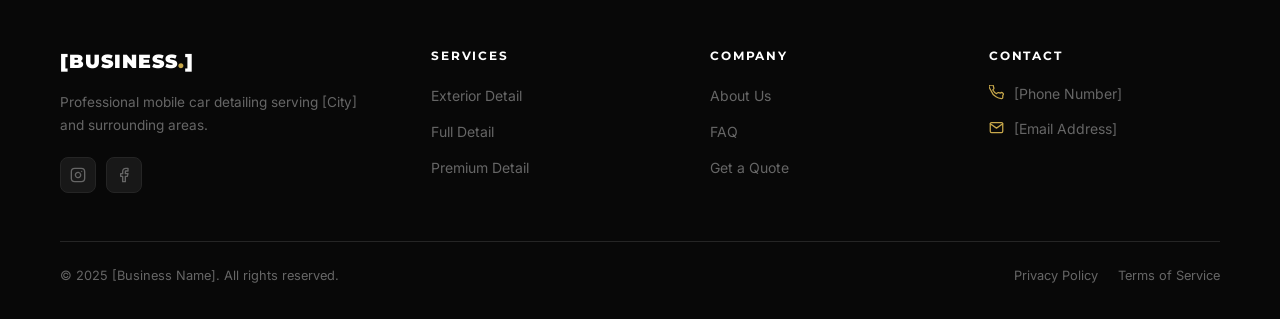
<file: quote.html>
<!DOCTYPE html>
<html lang="en">
<head>
  <meta charset="UTF-8" />
  <meta name="viewport" content="width=device-width, initial-scale=1.0" />
  <title>Get a Quote — [Business Name]</title>
  <link rel="stylesheet" href="css/styles.css" />
  <link rel="preconnect" href="https://fonts.googleapis.com" />
  <link rel="preconnect" href="https://fonts.gstatic.com" crossorigin />
</head>
<body>
  <nav class="navbar scrolled"><div class="nav-inner"><a href="index.html" class="nav-logo">[BUSINESS<span>.</span>]</a><ul class="nav-links" role="list"><li><a href="index.html#services">Services</a></li><li><a href="about.html">About</a></li><li><a href="index.html#faq">FAQ</a></li><li><a href="quote.html" class="nav-cta">Get a Quote</a></li></ul><button class="nav-hamburger" aria-label="Toggle menu" aria-expanded="false"><span></span><span></span><span></span></button></div></nav>
  <div class="nav-mobile"><a href="index.html#services">Services</a><a href="about.html">About</a><a href="index.html#faq">FAQ</a><a href="quote.html">Get a Quote</a></div>

  <section class="page-hero"><div class="container"><span class="section-tag">Free Quote</span><h1 class="section-title">Let's Get Your Car<br>Looking Its Best</h1><p class="section-subtitle">Fill out the form below and we'll get back to you with pricing and availability, usually within a few hours.</p></div></section>

  <section class="quote-page"><div class="container"><div class="quote-page-inner">
    <div class="quote-info-card">
      <h3>What to Expect</h3>
      <div class="quote-info-list">
        <div class="quote-info-item"><svg width="16" height="16" viewBox="0 0 24 24" fill="none" stroke="currentColor" stroke-width="2" stroke-linecap="round" stroke-linejoin="round"><circle cx="12" cy="12" r="10"/><polyline points="12 6 12 12 16 14"/></svg><span>We'll respond within a few hours with pricing and open time slots</span></div>
        <div class="quote-info-item"><svg width="16" height="16" viewBox="0 0 24 24" fill="none" stroke="currentColor" stroke-width="2" stroke-linecap="round" stroke-linejoin="round"><path d="M21 10c0 7-9 13-9 13s-9-6-9-13a9 9 0 0118 0z"/><circle cx="12" cy="10" r="3"/></svg><span>We come to your home, office, or wherever your car is parked</span></div>
        <div class="quote-info-item"><svg width="16" height="16" viewBox="0 0 24 24" fill="none" stroke="currentColor" stroke-width="2" stroke-linecap="round" stroke-linejoin="round"><polyline points="20 6 9 17 4 12"/></svg><span>No payment needed until after the job — pay only when you're happy</span></div>
      </div>
      <div class="quote-info-divider"></div>
      <h3 style="margin-bottom:14px;">Reach Us Directly</h3>
      <div class="quote-info-item" style="margin-bottom:10px;"><svg width="16" height="16" viewBox="0 0 24 24" fill="none" stroke="currentColor" stroke-width="2" stroke-linecap="round" stroke-linejoin="round"><path d="M22 16.92v3a2 2 0 01-2.18 2 19.79 19.79 0 01-8.63-3.07A19.5 19.5 0 013.07 8.81 19.79 19.79 0 01.01 2.18 2 2 0 012 0h3a2 2 0 012 1.72c.127.96.361 1.903.7 2.81a2 2 0 01-.45 2.11L6.09 7.91a16 16 0 006 6l1.27-1.27a2 2 0 012.11-.45c.907.339 1.85.573 2.81.7A2 2 0 0122 16.92z"/></svg><a href="tel:[PHONE]" style="color:var(--text-secondary)">[Phone Number]</a></div>
      <div class="quote-info-item"><svg width="16" height="16" viewBox="0 0 24 24" fill="none" stroke="currentColor" stroke-width="2" stroke-linecap="round" stroke-linejoin="round"><path d="M4 4h16c1.1 0 2 .9 2 2v12c0 1.1-.9 2-2 2H4c-1.1 0-2-.9-2-2V6c0-1.1.9-2 2-2z"/><polyline points="22,6 12,13 2,6"/></svg><a href="mailto:[EMAIL]" style="color:var(--text-secondary)">[Email Address]</a></div>
      <div class="quote-info-divider"></div>
      <div style="background:var(--accent-glow);border:1px solid var(--border-accent);border-radius:var(--radius);padding:16px;"><div style="font-family:var(--font-heading);font-size:0.75rem;font-weight:700;letter-spacing:0.1em;text-transform:uppercase;color:var(--accent);margin-bottom:6px;">Satisfaction Guarantee</div><p style="font-size:0.83rem;color:var(--text-secondary);line-height:1.65;margin:0;">If anything's not right, we'll come back and fix it. No questions, no hassle.</p></div>
    </div>
    <div class="quote-form-card">
      <h2>Request a Quote</h2>
      <p>Tell us about your vehicle and what you're looking for. All fields marked * are required.</p>
      <form id="quoteForm" novalidate>
        <div class="form-fields">
          <div class="form-grid">
            <div class="form-group"><label for="firstName">First Name *</label><input type="text" id="firstName" name="firstName" placeholder="John" required autocomplete="given-name" /></div>
            <div class="form-group"><label for="lastName">Last Name *</label><input type="text" id="lastName" name="lastName" placeholder="Smith" required autocomplete="family-name" /></div>
            <div class="form-group"><label for="email">Email Address *</label><input type="email" id="email" name="email" placeholder="john@example.com" required autocomplete="email" /></div>
            <div class="form-group"><label for="phone">Phone Number *</label><input type="tel" id="phone" name="phone" placeholder="(555) 000-0000" required autocomplete="tel" /></div>
            <div class="form-group"><label for="service">Package Interested In *</label><select id="service" name="service" required><option value="" disabled selected>Select a package…</option><option value="exterior">Exterior Detail</option><option value="full">Full Detail</option><option value="premium">Premium Detail</option><option value="unsure">Not sure — help me choose</option></select></div>
            <div class="form-group"><label for="vehicleType">Vehicle Type *</label><select id="vehicleType" name="vehicleType" required><option value="" disabled selected>Select vehicle type…</option><option value="sedan">Sedan / Coupe</option><option value="suv">SUV / Crossover</option><option value="truck">Truck</option><option value="minivan">Minivan / Van</option><option value="other">Other</option></select></div>
            <div class="form-group full"><label for="vehicle">Year, Make &amp; Model *</label><input type="text" id="vehicle" name="vehicle" placeholder="e.g. 2021 Ford F-150" required /></div>
            <div class="form-group full"><label for="location">Service Location *</label><input type="text" id="location" name="location" placeholder="Address or general area" required autocomplete="street-address" /></div>
            <div class="form-group full"><label for="preferredDate">Preferred Date &amp; Time</label><input type="text" id="preferredDate" name="preferredDate" placeholder="e.g. Saturday mornings, ASAP…" /></div>
            <div class="form-group full"><label for="notes">Additional Notes</label><textarea id="notes" name="notes" placeholder="Pet hair, stains, special requests…"></textarea></div>
          </div>
          <div class="form-submit"><button type="submit" class="btn btn-primary btn-lg" style="width:100%;justify-content:center;"><svg width="16" height="16" viewBox="0 0 24 24" fill="none" stroke="currentColor" stroke-width="2.5" stroke-linecap="round" stroke-linejoin="round"><path d="M5 12h14M12 5l7 7-7 7"/></svg>Submit Quote Request</button></div>
          <p class="form-note">We respect your privacy and will never share your information.</p>
        </div>
        <div class="form-success"><div class="form-success-icon"><svg width="28" height="28" viewBox="0 0 24 24" fill="none" stroke="currentColor" stroke-width="2.5" stroke-linecap="round" stroke-linejoin="round"><polyline points="20 6 9 17 4 12"/></svg></div><h3>Request Received!</h3><p>Thanks for reaching out. We'll get back to you within a few hours.</p></div>
      </form>
    </div>
  </div></div></section>

  <footer><div class="footer-inner"><div class="footer-top"><div class="footer-brand"><div class="nav-logo">[BUSINESS<span>.</span>]</div><p>Professional mobile car detailing serving [City] and surrounding areas.</p><div class="footer-social"><a href="#" aria-label="Instagram"><svg width="16" height="16" viewBox="0 0 24 24" fill="none" stroke="currentColor" stroke-width="2" stroke-linecap="round" stroke-linejoin="round"><rect x="2" y="2" width="20" height="20" rx="5" ry="5"/><path d="M16 11.37A4 4 0 1112.63 8 4 4 0 0116 11.37z"/><line x1="17.5" y1="6.5" x2="17.51" y2="6.5"/></svg></a><a href="#" aria-label="Facebook"><svg width="16" height="16" viewBox="0 0 24 24" fill="none" stroke="currentColor" stroke-width="2" stroke-linecap="round" stroke-linejoin="round"><path d="M18 2h-3a5 5 0 00-5 5v3H7v4h3v8h4v-8h3l1-4h-4V7a1 1 0 011-1h3z"/></svg></a></div></div><div class="footer-col"><h4>Services</h4><ul><li><a href="index.html#services">Exterior Detail</a></li><li><a href="index.html#services">Full Detail</a></li><li><a href="index.html#services">Premium Detail</a></li></ul></div><div class="footer-col"><h4>Company</h4><ul><li><a href="about.html">About Us</a></li><li><a href="index.html#faq">FAQ</a></li><li><a href="quote.html">Get a Quote</a></li></ul></div><div class="footer-col"><h4>Contact</h4><div class="footer-contact-item"><svg width="15" height="15" viewBox="0 0 24 24" fill="none" stroke="currentColor" stroke-width="2" stroke-linecap="round" stroke-linejoin="round"><path d="M22 16.92v3a2 2 0 01-2.18 2 19.79 19.79 0 01-8.63-3.07A19.5 19.5 0 013.07 8.81 19.79 19.79 0 01.01 2.18 2 2 0 012 0h3a2 2 0 012 1.72c.127.96.361 1.903.7 2.81a2 2 0 01-.45 2.11L6.09 7.91a16 16 0 006 6l1.27-1.27a2 2 0 012.11-.45c.907.339 1.85.573 2.81.7A2 2 0 0122 16.92z"/></svg><a href="tel:[PHONE]">[Phone Number]</a></div><div class="footer-contact-item"><svg width="15" height="15" viewBox="0 0 24 24" fill="none" stroke="currentColor" stroke-width="2" stroke-linecap="round" stroke-linejoin="round"><path d="M4 4h16c1.1 0 2 .9 2 2v12c0 1.1-.9 2-2 2H4c-1.1 0-2-.9-2-2V6c0-1.1.9-2 2-2z"/><polyline points="22,6 12,13 2,6"/></svg><a href="mailto:[EMAIL]">[Email Address]</a></div></div></div><div class="footer-bottom"><p>&copy; 2025 [Business Name]. All rights reserved.</p><div class="footer-bottom-links"><a href="#">Privacy Policy</a><a href="#">Terms of Service</a></div></div></div></footer>
  <script src="js/main.js"></script>
</body>
</html>
</file>
<file: css/styles.css>
@import url('https://fonts.googleapis.com/css2?family=Montserrat:wght@400;600;700;800;900&family=Inter:wght@300;400;500;600&display=swap');

:root {
  --bg-primary: #0B0B0B; --bg-secondary: #111111; --bg-card: #181818; --bg-card-hover: #1F1F1F;
  --accent: #C8A84B; --accent-light: #DDB95A; --accent-glow: rgba(200,168,75,0.15);
  --text-primary: #FFFFFF; --text-secondary: #AAAAAA; --text-muted: #666666;
  --border: #252525; --border-accent: rgba(200,168,75,0.35);
  --font-heading: 'Montserrat', sans-serif; --font-body: 'Inter', sans-serif;
  --transition: 0.25s ease; --radius: 8px; --radius-lg: 14px; --max-width: 1160px;
  --shadow-card: 0 4px 24px rgba(0,0,0,0.5); --shadow-accent: 0 0 30px rgba(200,168,75,0.2);
}
*,*::before,*::after{box-sizing:border-box;margin:0;padding:0}
html{scroll-behavior:smooth;font-size:16px}
body{background:var(--bg-primary);color:var(--text-primary);font-family:var(--font-body);line-height:1.6;-webkit-font-smoothing:antialiased}
a{text-decoration:none;color:inherit}
img{max-width:100%;display:block}
ul{list-style:none}
.container{max-width:var(--max-width);margin:0 auto;padding:0 24px}
.section-tag{display:inline-block;font-family:var(--font-heading);font-size:.7rem;font-weight:700;letter-spacing:.2em;text-transform:uppercase;color:var(--accent);margin-bottom:14px}
.section-title{font-family:var(--font-heading);font-size:clamp(2rem,4vw,2.8rem);font-weight:800;line-height:1.15;color:var(--text-primary);margin-bottom:16px}
.section-subtitle{font-size:1.05rem;color:var(--text-secondary);max-width:560px;line-height:1.7}
.section-header{text-align:center;margin-bottom:56px}
.section-header .section-subtitle{margin:0 auto}
.btn{display:inline-flex;align-items:center;gap:8px;font-family:var(--font-heading);font-size:.85rem;font-weight:700;letter-spacing:.08em;text-transform:uppercase;border-radius:var(--radius);padding:14px 28px;cursor:pointer;border:none;transition:all var(--transition);white-space:nowrap}
.btn-primary{background:var(--accent);color:#000}
.btn-primary:hover{background:var(--accent-light);transform:translateY(-2px);box-shadow:var(--shadow-accent)}
.btn-outline{background:transparent;color:var(--text-primary);border:2px solid var(--border)}
.btn-outline:hover{border-color:var(--accent);color:var(--accent);transform:translateY(-2px)}
.btn-lg{padding:17px 36px;font-size:.9rem}
.divider{width:50px;height:3px;background:var(--accent);margin:18px auto 0;border-radius:2px}
.divider-left{margin-left:0}
.navbar{position:fixed;top:0;left:0;right:0;z-index:1000;padding:0 24px;transition:background var(--transition),box-shadow var(--transition)}
.navbar.scrolled{background:rgba(11,11,11,.97);box-shadow:0 1px 0 var(--border);backdrop-filter:blur(12px)}
.nav-inner{max-width:var(--max-width);margin:0 auto;height:68px;display:flex;align-items:center;justify-content:space-between}
.nav-logo{font-family:var(--font-heading);font-weight:900;font-size:1.35rem;letter-spacing:.05em;color:var(--text-primary)}
.nav-logo span{color:var(--accent)}
.nav-links{display:flex;align-items:center;gap:36px}
.nav-links a{font-family:var(--font-heading);font-size:.78rem;font-weight:600;letter-spacing:.12em;text-transform:uppercase;color:var(--text-secondary);transition:color var(--transition)}
.nav-links a:hover{color:var(--text-primary)}
.nav-cta{background:var(--accent);color:#000!important;padding:10px 22px;border-radius:var(--radius)}
.nav-cta:hover{background:var(--accent-light)!important;color:#000!important}
.nav-hamburger{display:none;flex-direction:column;gap:5px;cursor:pointer;background:none;border:none;padding:4px}
.nav-hamburger span{display:block;width:24px;height:2px;background:var(--text-primary);border-radius:2px;transition:all var(--transition)}
.nav-mobile{display:none;position:fixed;top:68px;left:0;right:0;background:rgba(11,11,11,.98);backdrop-filter:blur(16px);border-top:1px solid var(--border);padding:24px;z-index:999;flex-direction:column;gap:4px}
.nav-mobile.open{display:flex}
.nav-mobile a{font-family:var(--font-heading);font-size:.85rem;font-weight:600;letter-spacing:.1em;text-transform:uppercase;color:var(--text-secondary);padding:13px 0;border-bottom:1px solid var(--border);transition:color var(--transition)}
.nav-mobile a:last-child{border-bottom:none}
.nav-mobile a:hover{color:var(--accent)}
.hero{min-height:100vh;display:flex;align-items:center;position:relative;overflow:hidden;padding:100px 24px 80px;background:radial-gradient(ellipse 60% 50% at 70% 50%,rgba(200,168,75,.07) 0%,transparent 70%),linear-gradient(135deg,#0B0B0B 0%,#111111 100%)}
.hero::after{content:'';position:absolute;inset:0;background:url("data:image/svg+xml,%3Csvg width='60' height='60' viewBox='0 0 60 60' xmlns='http://www.w3.org/2000/svg'%3E%3Cg fill='none' fill-rule='evenodd'%3E%3Cg fill='%23ffffff' fill-opacity='0.015'%3E%3Cpath d='M36 34v-4h-2v4h-4v2h4v4h2v-4h4v-2h-4zm0-30V0h-2v4h-4v2h4v4h2V6h4V4h-4zM6 34v-4H4v4H0v2h4v4h2v-4h4v-2H6zM6 4V0H4v4H0v2h4v4h2V6h4V4H6z'/%3E%3C/g%3E%3C/g%3E%3C/svg%3E");pointer-events:none}
.hero-inner{max-width:var(--max-width);margin:0 auto;width:100%;position:relative;z-index:1}
.hero-badge{display:inline-flex;align-items:center;gap:8px;background:rgba(200,168,75,.1);border:1px solid var(--border-accent);border-radius:50px;padding:6px 16px;font-family:var(--font-heading);font-size:.72rem;font-weight:700;letter-spacing:.15em;text-transform:uppercase;color:var(--accent);margin-bottom:28px}
.hero-badge::before{content:'';width:6px;height:6px;background:var(--accent);border-radius:50%;animation:pulse 2s infinite}
@keyframes pulse{0%,100%{opacity:1;transform:scale(1)}50%{opacity:.5;transform:scale(.7)}}
.hero-title{font-family:var(--font-heading);font-size:clamp(2.8rem,7vw,5.5rem);font-weight:900;line-height:1.05;letter-spacing:-.02em;margin-bottom:24px;max-width:720px}
.hero-title .highlight{color:var(--accent);position:relative;display:inline-block}
.hero-subtitle{font-size:clamp(1rem,2vw,1.15rem);color:var(--text-secondary);max-width:500px;line-height:1.75;margin-bottom:40px}
.hero-actions{display:flex;gap:16px;flex-wrap:wrap;margin-bottom:60px}
.hero-stats{display:flex;gap:40px;flex-wrap:wrap}
.hero-stat-value{font-family:var(--font-heading);font-size:1.9rem;font-weight:900;color:var(--accent);line-height:1;margin-bottom:4px}
.hero-stat-label{font-size:.8rem;color:var(--text-muted);text-transform:uppercase;letter-spacing:.08em;font-weight:500}
.trust-bar{background:var(--bg-secondary);border-top:1px solid var(--border);border-bottom:1px solid var(--border);padding:20px 24px}
.trust-bar-inner{max-width:var(--max-width);margin:0 auto;display:flex;align-items:center;justify-content:space-between;gap:24px;flex-wrap:wrap}
.trust-item{display:flex;align-items:center;gap:10px;font-family:var(--font-heading);font-size:.75rem;font-weight:700;letter-spacing:.1em;text-transform:uppercase;color:var(--text-secondary)}
.trust-item svg{color:var(--accent);flex-shrink:0}
.services{padding:100px 0}
.services-grid{display:grid;grid-template-columns:repeat(3,1fr);gap:24px}
.service-card{background:var(--bg-card);border:1px solid var(--border);border-radius:var(--radius-lg);padding:36px 30px;position:relative;transition:all var(--transition)}
.service-card:hover{background:var(--bg-card-hover);border-color:var(--border-accent);transform:translateY(-4px);box-shadow:var(--shadow-card)}
.service-card.featured{border-color:var(--accent);background:linear-gradient(160deg,#1F1A0E 0%,var(--bg-card) 60%)}
.service-card.featured::before{content:'MOST POPULAR';position:absolute;top:-12px;left:50%;transform:translateX(-50%);background:var(--accent);color:#000;font-family:var(--font-heading);font-size:.65rem;font-weight:800;letter-spacing:.15em;padding:4px 14px;border-radius:50px;white-space:nowrap}
.service-icon{width:52px;height:52px;background:var(--accent-glow);border:1px solid var(--border-accent);border-radius:var(--radius);display:flex;align-items:center;justify-content:center;margin-bottom:20px;color:var(--accent)}
.service-name{font-family:var(--font-heading);font-size:1.3rem;font-weight:800;color:var(--text-primary);margin-bottom:8px}
.service-tagline{font-size:.88rem;color:var(--text-secondary);margin-bottom:24px;line-height:1.6}
.service-price{display:flex;align-items:baseline;gap:4px;margin-bottom:28px}
.service-price-from{font-size:.8rem;color:var(--text-muted);font-weight:500}
.service-price-amount{font-family:var(--font-heading);font-size:2.4rem;font-weight:900;color:var(--accent);line-height:1}
.service-features{display:flex;flex-direction:column;gap:10px;margin-bottom:32px}
.service-feature{display:flex;align-items:center;gap:10px;font-size:.88rem;color:var(--text-secondary)}
.service-feature::before{content:'';width:16px;height:16px;background:var(--accent-glow);border:1px solid var(--border-accent);border-radius:50%;flex-shrink:0;background-image:url("data:image/svg+xml,%3Csvg xmlns='http://www.w3.org/2000/svg' width='10' height='8' viewBox='0 0 10 8'%3E%3Cpath d='M1 4l3 3 5-6' stroke='%23C8A84B' stroke-width='1.5' fill='none' stroke-linecap='round' stroke-linejoin='round'/%3E%3C/svg%3E");background-repeat:no-repeat;background-position:center}
.service-footer{font-size:.78rem;color:var(--text-muted);margin-top:12px;padding-top:16px;border-top:1px solid var(--border);font-style:italic}
.before-after{padding:100px 0;background:var(--bg-secondary);border-top:1px solid var(--border);border-bottom:1px solid var(--border)}
.ba-grid{display:grid;grid-template-columns:repeat(2,1fr);gap:24px}
.ba-card{background:var(--bg-card);border:1px solid var(--border);border-radius:var(--radius-lg);overflow:hidden}
.ba-images{display:grid;grid-template-columns:1fr 1fr}
.ba-image{aspect-ratio:4/3;display:flex;align-items:center;justify-content:center;position:relative;overflow:hidden}
.ba-image.before-img{background:linear-gradient(135deg,#1a1a1a 0%,#2a2a2a 100%)}
.ba-image.after-img{background:linear-gradient(135deg,#1a1400 0%,#2a2000 100%)}
.ba-image-label{position:absolute;top:10px;left:10px;font-family:var(--font-heading);font-size:.65rem;font-weight:800;letter-spacing:.15em;text-transform:uppercase;padding:4px 10px;border-radius:4px}
.ba-image.before-img .ba-image-label{background:rgba(255,255,255,.1);color:var(--text-secondary)}
.ba-image.after-img .ba-image-label{background:var(--accent);color:#000}
.ba-placeholder-icon{opacity:.12}
.ba-info{padding:20px 24px;display:flex;align-items:center;justify-content:space-between}
.ba-label{font-family:var(--font-heading);font-size:.85rem;font-weight:700;color:var(--text-primary)}
.ba-service{font-size:.78rem;color:var(--text-muted);margin-top:3px}
.ba-notice{text-align:center;padding:32px;background:rgba(200,168,75,.04);border:1px dashed var(--border-accent);border-radius:var(--radius-lg);color:var(--text-muted);font-size:.88rem;line-height:1.7;margin-top:32px}
.ba-notice strong{color:var(--accent)}
.about-snippet{padding:100px 0}
.about-inner{display:grid;grid-template-columns:1fr 1fr;gap:72px;align-items:center}
.about-visual{position:relative}
.about-image-placeholder{aspect-ratio:4/3;background:var(--bg-card);border:1px solid var(--border);border-radius:var(--radius-lg);display:flex;align-items:center;justify-content:center;color:var(--text-muted);font-size:.88rem;flex-direction:column;gap:12px;overflow:hidden}
.about-image-placeholder svg{opacity:.2}
.about-badge-float{position:absolute;bottom:-20px;right:-20px;background:var(--bg-secondary);border:1px solid var(--border-accent);border-radius:var(--radius-lg);padding:20px 24px;box-shadow:var(--shadow-card)}
.about-badge-float .num{font-family:var(--font-heading);font-size:2rem;font-weight:900;color:var(--accent);line-height:1}
.about-badge-float .lbl{font-size:.78rem;color:var(--text-muted);margin-top:4px}
.about-content p{color:var(--text-secondary);margin-bottom:20px;line-height:1.8}
.about-bullets{display:flex;flex-direction:column;gap:14px;margin:28px 0 36px}
.about-bullet{display:flex;align-items:flex-start;gap:14px;font-size:.9rem;color:var(--text-secondary)}
.about-bullet-icon{width:28px;height:28px;background:var(--accent-glow);border-radius:6px;display:flex;align-items:center;justify-content:center;flex-shrink:0;color:var(--accent);margin-top:1px}
.faq{padding:100px 0;background:var(--bg-secondary);border-top:1px solid var(--border)}
.faq-inner{max-width:760px;margin:0 auto}
.faq-list{display:flex;flex-direction:column;gap:12px}
.faq-item{background:var(--bg-card);border:1px solid var(--border);border-radius:var(--radius);overflow:hidden;transition:border-color var(--transition)}
.faq-item.open{border-color:var(--border-accent)}
.faq-question{width:100%;background:none;border:none;padding:20px 24px;display:flex;align-items:center;justify-content:space-between;gap:16px;cursor:pointer;text-align:left;font-family:var(--font-heading);font-size:.9rem;font-weight:700;color:var(--text-primary);transition:color var(--transition)}
.faq-question:hover{color:var(--accent)}
.faq-item.open .faq-question{color:var(--accent)}
.faq-chevron{width:28px;height:28px;border-radius:50%;border:1px solid var(--border);display:flex;align-items:center;justify-content:center;flex-shrink:0;color:var(--text-muted);transition:all var(--transition)}
.faq-item.open .faq-chevron{background:var(--accent-glow);border-color:var(--border-accent);color:var(--accent);transform:rotate(180deg)}
.faq-answer{max-height:0;overflow:hidden;transition:max-height .35s ease,padding var(--transition);padding:0 24px}
.faq-answer p{color:var(--text-secondary);font-size:.9rem;line-height:1.8;padding-bottom:20px}
.faq-item.open .faq-answer{max-height:400px}
.quote-cta{padding:100px 0;background:linear-gradient(135deg,#0F0D06 0%,#0B0B0B 100%);border-top:1px solid var(--border);text-align:center}
.quote-cta-content{max-width:600px;margin:0 auto}
.quote-cta .section-subtitle{margin:0 auto 36px}
.quote-cta-actions{display:flex;gap:16px;justify-content:center;flex-wrap:wrap}
footer{background:#080808;border-top:1px solid var(--border);padding:60px 24px 32px}
.footer-inner{max-width:var(--max-width);margin:0 auto}
.footer-top{display:grid;grid-template-columns:1.4fr 1fr 1fr 1fr;gap:48px;margin-bottom:48px}
.footer-brand .nav-logo{font-size:1.2rem;margin-bottom:14px}
.footer-brand p{font-size:.85rem;color:var(--text-muted);line-height:1.7;margin-bottom:20px}
.footer-social{display:flex;gap:10px}
.footer-social a{width:36px;height:36px;background:var(--bg-card);border:1px solid var(--border);border-radius:var(--radius);display:flex;align-items:center;justify-content:center;color:var(--text-muted);transition:all var(--transition)}
.footer-social a:hover{border-color:var(--accent);color:var(--accent)}
.footer-col h4{font-family:var(--font-heading);font-size:.75rem;font-weight:700;letter-spacing:.15em;text-transform:uppercase;color:var(--text-primary);margin-bottom:18px}
.footer-col ul{display:flex;flex-direction:column;gap:10px}
.footer-col ul li a{font-size:.875rem;color:var(--text-muted);transition:color var(--transition)}
.footer-col ul li a:hover{color:var(--accent)}
.footer-contact-item{display:flex;gap:10px;font-size:.875rem;color:var(--text-muted);margin-bottom:12px}
.footer-contact-item svg{color:var(--accent);flex-shrink:0;margin-top:2px}
.footer-bottom{border-top:1px solid var(--border);padding-top:24px;display:flex;align-items:center;justify-content:space-between;gap:16px;flex-wrap:wrap}
.footer-bottom p{font-size:.8rem;color:var(--text-muted)}
.footer-bottom-links{display:flex;gap:20px}
.footer-bottom-links a{font-size:.8rem;color:var(--text-muted);transition:color var(--transition)}
.footer-bottom-links a:hover{color:var(--accent)}
.page-hero{padding:160px 24px 80px;background:radial-gradient(ellipse 80% 60% at 50% 0%,rgba(200,168,75,.06) 0%,transparent 70%);border-bottom:1px solid var(--border);text-align:center}
.page-hero .section-tag{display:block}
.page-hero .section-title{margin:0 auto 16px;max-width:700px}
.page-hero .section-subtitle{margin:0 auto}
.about-story{padding:100px 0}
.about-story-inner{display:grid;grid-template-columns:1fr 1fr;gap:72px;align-items:start}
.about-story-text p{color:var(--text-secondary);margin-bottom:18px;line-height:1.8}
.values-section{padding:100px 0;background:var(--bg-secondary);border-top:1px solid var(--border)}
.values-grid{display:grid;grid-template-columns:repeat(3,1fr);gap:24px}
.value-card{background:var(--bg-card);border:1px solid var(--border);border-radius:var(--radius-lg);padding:32px 28px;transition:all var(--transition)}
.value-card:hover{border-color:var(--border-accent);transform:translateY(-3px)}
.value-icon{width:48px;height:48px;background:var(--accent-glow);border:1px solid var(--border-accent);border-radius:var(--radius);display:flex;align-items:center;justify-content:center;color:var(--accent);margin-bottom:18px}
.value-title{font-family:var(--font-heading);font-size:1rem;font-weight:800;color:var(--text-primary);margin-bottom:10px}
.value-text{font-size:.875rem;color:var(--text-secondary);line-height:1.75}
.service-area{padding:100px 0}
.service-area-inner{display:grid;grid-template-columns:1fr 1fr;gap:64px;align-items:center}
.service-area-text p{color:var(--text-secondary);margin-bottom:16px;line-height:1.8}
.area-list{display:grid;grid-template-columns:1fr 1fr;gap:10px;margin-top:24px}
.area-tag{background:var(--bg-card);border:1px solid var(--border);border-radius:var(--radius);padding:10px 16px;font-size:.85rem;color:var(--text-secondary);display:flex;align-items:center;gap:8px}
.area-tag::before{content:'';width:6px;height:6px;background:var(--accent);border-radius:50%;flex-shrink:0}
.map-placeholder{aspect-ratio:1;background:var(--bg-card);border:1px solid var(--border);border-radius:var(--radius-lg);display:flex;align-items:center;justify-content:center;flex-direction:column;gap:12px;color:var(--text-muted);font-size:.875rem}
.map-placeholder svg{opacity:.2}
.quote-page{padding:100px 0}
.quote-page-inner{display:grid;grid-template-columns:1fr 1.4fr;gap:64px;align-items:start}
.quote-info-card{background:var(--bg-card);border:1px solid var(--border);border-radius:var(--radius-lg);padding:36px 30px;position:sticky;top:88px}
.quote-info-card h3{font-family:var(--font-heading);font-size:1.1rem;font-weight:800;margin-bottom:20px}
.quote-info-list{display:flex;flex-direction:column;gap:16px;margin-bottom:28px}
.quote-info-item{display:flex;align-items:flex-start;gap:12px;font-size:.875rem;color:var(--text-secondary)}
.quote-info-item svg{color:var(--accent);flex-shrink:0;margin-top:1px}
.quote-info-divider{height:1px;background:var(--border);margin:20px 0}
.quote-form-card{background:var(--bg-card);border:1px solid var(--border);border-radius:var(--radius-lg);padding:40px 36px}
.quote-form-card h2{font-family:var(--font-heading);font-size:1.5rem;font-weight:800;margin-bottom:6px}
.quote-form-card>p{font-size:.875rem;color:var(--text-secondary);margin-bottom:32px}
.form-grid{display:grid;grid-template-columns:1fr 1fr;gap:16px}
.form-group{display:flex;flex-direction:column;gap:6px}
.form-group.full{grid-column:1/-1}
.form-group label{font-family:var(--font-heading);font-size:.72rem;font-weight:700;letter-spacing:.1em;text-transform:uppercase;color:var(--text-secondary)}
.form-group input,.form-group select,.form-group textarea{background:var(--bg-secondary);border:1px solid var(--border);border-radius:var(--radius);padding:12px 16px;font-family:var(--font-body);font-size:.9rem;color:var(--text-primary);outline:none;transition:border-color var(--transition);width:100%}
.form-group input::placeholder,.form-group textarea::placeholder{color:var(--text-muted)}
.form-group input:focus,.form-group select:focus,.form-group textarea:focus{border-color:var(--accent)}
.form-group select{appearance:none;cursor:pointer}
.form-group select option{background:var(--bg-card)}
.form-group textarea{resize:vertical;min-height:100px}
.form-submit{margin-top:24px}
.form-note{font-size:.78rem;color:var(--text-muted);text-align:center;margin-top:12px}
.form-success{display:none;text-align:center;padding:40px 20px}
.form-success.show{display:block}
.form-success-icon{width:64px;height:64px;background:rgba(76,175,80,.1);border:1px solid rgba(76,175,80,.3);border-radius:50%;display:flex;align-items:center;justify-content:center;margin:0 auto 20px;color:#4CAF50}
.form-success h3{font-family:var(--font-heading);font-size:1.3rem;font-weight:800;margin-bottom:10px}
.form-success p{font-size:.9rem;color:var(--text-secondary)}
@media(max-width:1024px){.services-grid{grid-template-columns:repeat(2,1fr)}.footer-top{grid-template-columns:1fr 1fr;gap:36px}.about-inner{gap:48px}.about-story-inner{gap:48px}.service-area-inner{gap:48px}.quote-page-inner{grid-template-columns:1fr}.quote-info-card{position:static}}
@media(max-width:768px){.nav-links{display:none}.nav-hamburger{display:flex}.services-grid{grid-template-columns:1fr}.ba-grid{grid-template-columns:1fr}.about-inner{grid-template-columns:1fr}.about-badge-float{right:0;bottom:-16px}.about-story-inner{grid-template-columns:1fr}.values-grid{grid-template-columns:1fr}.service-area-inner{grid-template-columns:1fr}.footer-top{grid-template-columns:1fr;gap:28px}.hero-stats{gap:24px}.form-grid{grid-template-columns:1fr}.quote-form-card{padding:28px 20px}.footer-bottom{flex-direction:column;align-items:flex-start}.trust-bar-inner{justify-content:center;gap:16px}}
@media(max-width:480px){.hero-actions{flex-direction:column}.btn-lg{width:100%;justify-content:center}.quote-cta-actions{flex-direction:column;align-items:center}.area-list{grid-template-columns:1fr}}
</file>
